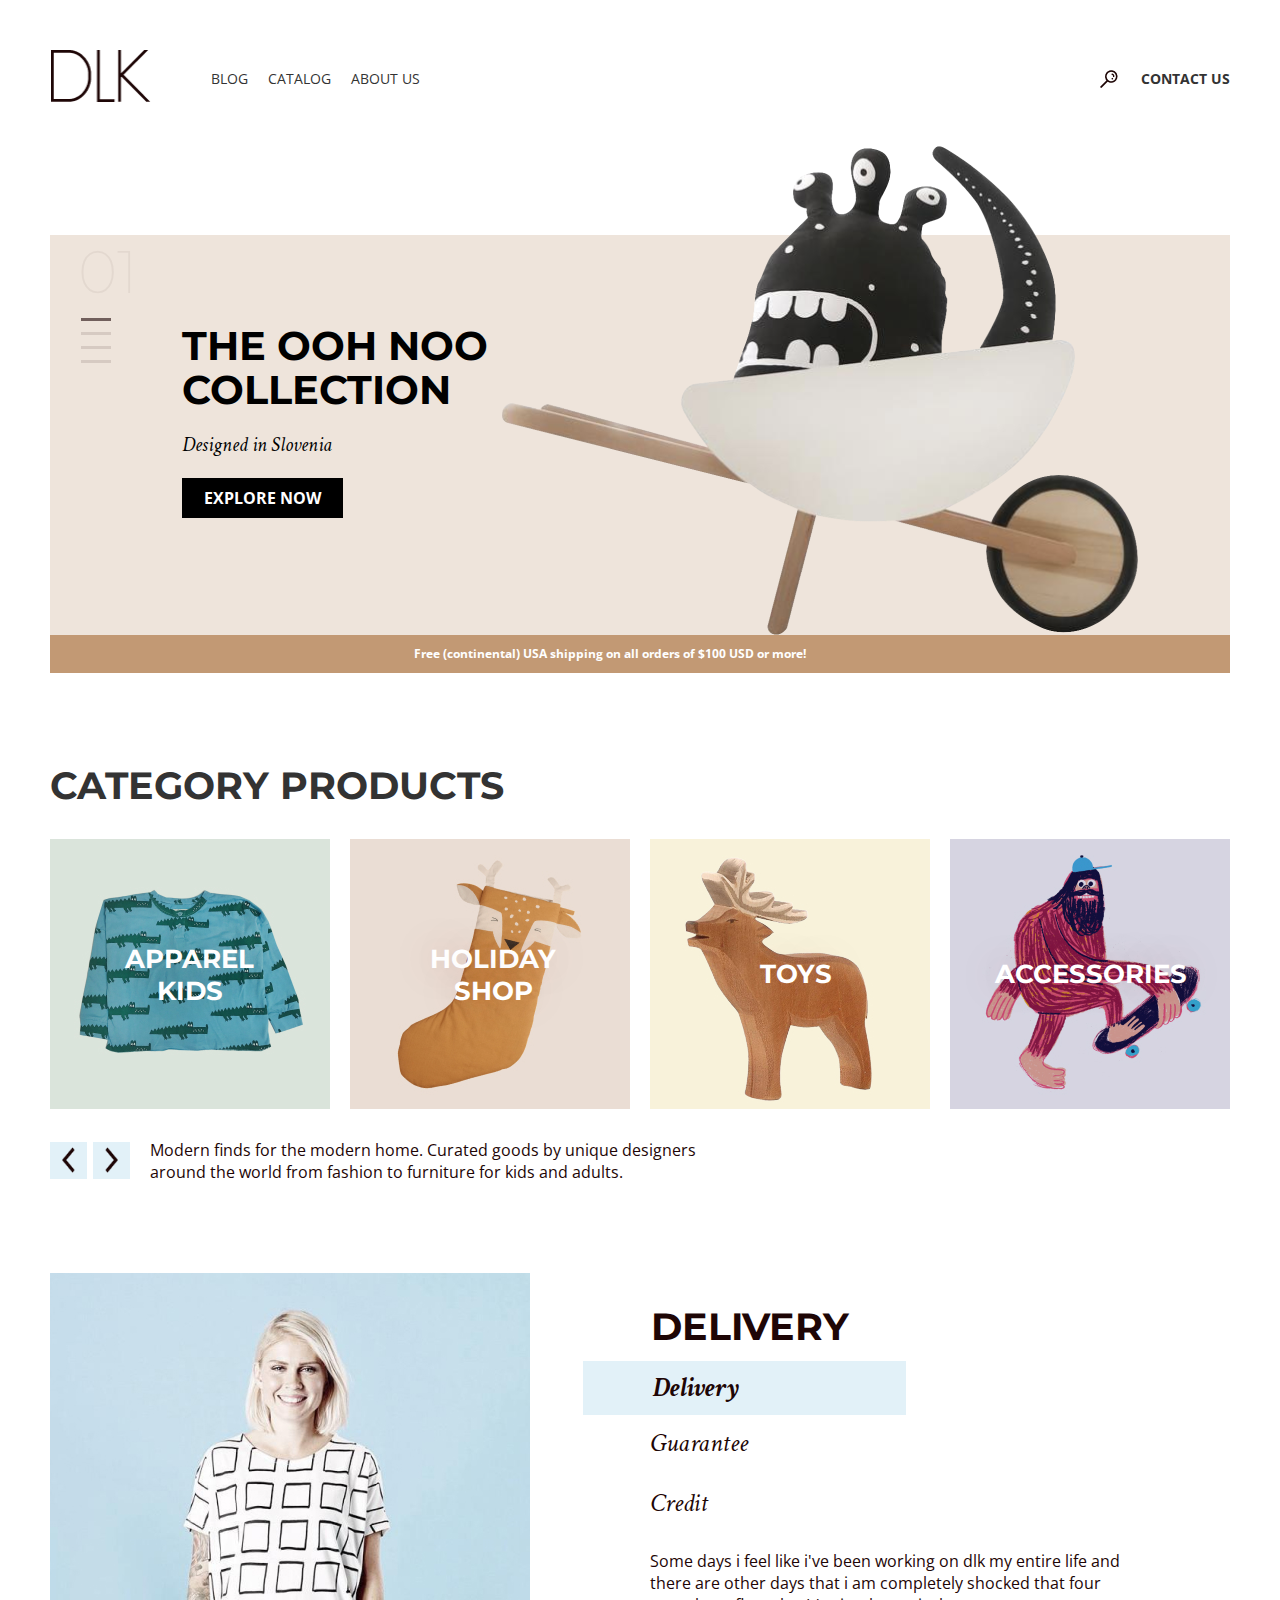
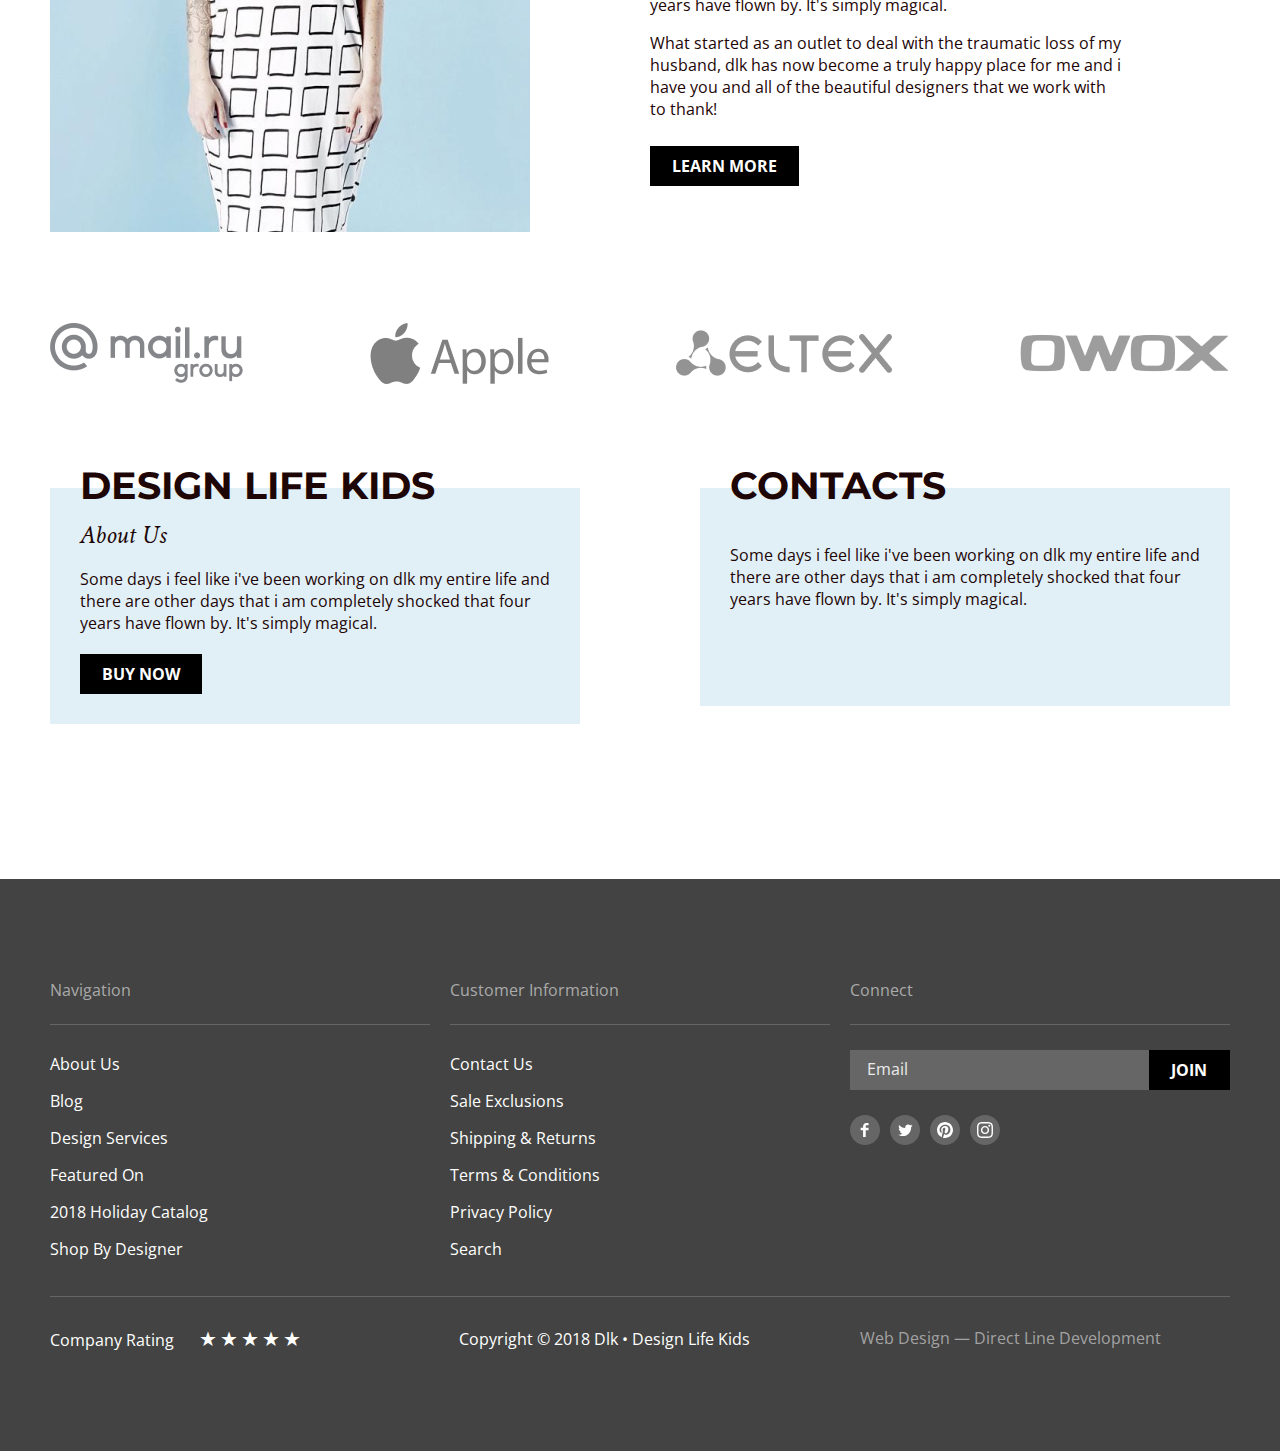
<file: index.html>
<!DOCTYPE html>
<html lang="en">
<head>
    <meta charset="UTF-8">
    <meta http-equiv="X-UA-Compatible" content="IE=edge">
    <meta name="viewport" content="width=device-width, initial-scale=1.0">
    <link href="./css/common.css" rel="stylesheet" type="text/css">
    <link href="./css/normalize.css" rel="stylesheet" type="text/css">
    <link rel="preconnect" href="https://fonts.googleapis.com">
    <link rel="preconnect" href="https://fonts.gstatic.com" crossorigin>
    <link href="https://fonts.googleapis.com/css2?family=Crimson+Text:ital,wght@0,400;0,700;1,400;1,700&family=Montserrat:wght@400;700&family=Open+Sans:wght@400;700&display=swap" rel="stylesheet">
    <link href="./css/style.css" rel="stylesheet" type="text/css">
    <title>Main</title>
</head>
<body>
    <header class="container header">
        <a href="index.html">
            <img src="./image/logo.png" alt="logo" width="101" height="52" class="logo">
        </a>
        <ul class="header_list">
            <li class="header_list-item"><a href="blog.html">BLOG</a></li>
            <li class="header_list-item"><a href="catalog.html">CATALOG</a></li>
            <li class="header_list-item"><a href="#">ABOUT US</a></li>
        </ul>
        <ul class="header_contact">
            <li class="header_contact-item header_contact-search"><a href="#"><img src="./image/lupa.png" alt="search" width="18" height="18" class="search"></a></li>
            <li class="header_contact-item"><a href="contact.html">CONTACT US</a></li>
        </ul>
    </header>
    <main>
        
        <section class="container banner">
            <div class="container banner_wrap">
                <div class="banner_wr">
                    <span>01</span>
                    <ul class="handle">
                        <li class="handle_item"></li>
                        <li class="handle_item-another"></li>
                        <li class="handle_item-another"></li>
                        <li class="handle_item-another"></li>
                    </ul>
                </div>
                <div class="banner_content">
                    <h1 class="title">THE OOH NOO<br> COLLECTION</h1>
                    <h3 class="sub_title">Designed in Slovenia</h3>
                    <button type="button" class="btn explore_now" >EXPLORE NOW</button>
                    <img src="./image/banner.png" alt="monstr" class="monstr">
        
                </div>

            </div>
            <div class="container sub_banner">
                <div class="sub_banner_wrap">
                    <span>Free (continental) USA shipping on all orders of $100 USD or more!</span>
                </div>
            </div>
        </section>
        <section class="container">
            <h2 class="products_title"><a href="catalog.html">Category Products</a></h2>
            <ul class="product_list">
                <li class="product_list-item1">
                    <a href="#" class="first-img"><img src="./image/apparelkids.jpg" alt="apparel kids" class="apparelkids" width="280" height="270"></a>
                    <a href="#" class="title-first">APPAREL<br> KIDS</a>
                </li>
                <li class="product_list-item2">
                    <a href="#" class="second-img"><img src="./image/sock.jpg" alt="holidayshop" class="holiday_shop" width="280" height="270"></a>
                    <a href="#" class="title-second">HOLIDAY<br>SHOP</a>
                </li>
                <li class="product_list-item3">
                    <a href="toys.html" class="third-img"><img src="./image/toys.jpg" alt="toys" class="toys" width="280" height="270"></a>
                    <a href="toys.html" class="title-third">TOYS</a>
                </li>
                <li class="product_list-item4">
                    <a href="#" class="fourth-img"><img src="./image/accessories.jpg" alt="accessories" class="accessories" width="280" height="270"></a>
                    <a href="#" class="title-fourth">ACCESSORIES</a>
                </li>
            </ul>
        </section>
        <div class="container">
            <div class="product_subtitle">
                <ul class="ps_inf">
                    <li class="vector-left">
                        <button class="vector-left-btn">
                        <img src="./image/left.png" alt="vector_left" class="recl" width="13" height="26">
                        </button>
                    </li>
                    <li>
                        <button class="vector-right-btn">
                            <img src="./image/righ.png" alt="vector_right" class="recr" width="13" height="26">
                            </button>
                    </li>
                    <li class="modern_finds">
                        <span>Modern finds for the modern home. Curated goods by unique designers around the world from fashion to furniture for kids and adults.</span>
                    </li>
                    
                </ul>
                </div>
            </div>
        <section class="container">
            
            <div class="more_inf-bout">
                <img src="./image/delivery.jpg" alt="wemen" width="480" height="559">
                
                <ul class="bout-text">
                    <li class="first-el-bout"> 
                        <h2>Delivery</h2>
                        
                    </li>
                    <li class="second-el-bout">
                        <h3>Delivery</h3>
            
                    </li>
                    <li class="third-el-bout">
                        <h3>Guarantee</h3>
                    </li>
                    <li class="fourth-el-bout">
                        <h3>Credit</h3>
                    </li>
                    <li class="first-par">
                        <p>Some days i feel like i've been working on dlk my entire life and<br>there are other days that i am completely shocked that four<br> years have flown by. It's simply magical.</p>
                    </li>
                    <li class="second-par">
                        <p>What started as an outlet to deal  with the traumatic loss of my<br>husband, dlk has now become a truly happy place for me and i<br>have you and all of the beautiful designers that we work with<br> to thank!</p>
                    </li>
                    <li>
                        <button class="btn learn_more">LEARN MORE</button>
                    </li>
                </ul>
            </div>
        </section>
        <div class="container">
            <ul class="logos">
                <li><a href="#"><img src="./image/mail.png" alt="mail"></a></li>
                <li><a href="#"><img src="./image/apple.png" alt="apple"></a></li>
                <li><a href="#"><img src="./image/eltex.png" alt="elex"></a></li>
                <li><a href="#"><img src="./image/owox.png" alt="owox"></a></li>
            </ul>
        </div>
        <section class="container groups">
            <div class="designl">
            <ul class="designl-items">
                <li class="dl-item1">
                    <h2>Design Life Kids</h2>
                </li>
                <li class="dl-item2">
                    <h3>About Us</h3>
                </li>
                <li class="dl-item3">
                    <p>Some days i feel like i've been working on dlk my entire life and<br> there are other days that i am completely shocked that four<br> years have flown by. It's simply magical. </p>
                </li>
                <li>
                    <button class="btn buy_now">BUY NOW</button>
                </li>
            </ul>
            </div>
            <div>
                <ul class="designl-items2">
                    <li class="dl-item1 itz1">
                        <h2>Contacts</h2>
                    </li>
                    <li class="dl-item3 itz2">
                        <p>Some days i feel like i've been working on dlk my entire life and<br> there are other days that i am completely shocked that four<br> years have flown by. It's simply magical. </p>
                    </li>
                    <li>
                        <iframe src="https://yandex.ru/maps/-/CCUr7FdPLA" width="483" height="196" style="border:0;" allowfullscreen="" loading="lazy" referrerpolicy="no-referrer-when-downgrade"></iframe>
                    </li>
                </ul>
            </div>
        </section>
    </main>

    <footer>
        <div class="container">
            <div class="row">
                <div class="first-column">
                  <h4>Navigation</h4>
                  <hr>
                  <ul class="list-unstyled1">
                    <li class="itemlist1"><a href="#">About Us</a></li>
                    <li class="itemlist1"><a href="blog.html">Blog</a></li>
                    <li class="itemlist1"><a href="#">Design Services</a></li>
                    <li class="itemlist1"><a href="#">Featured On</a></li>
                    <li class="itemlist1"><a href="#">2018 Holiday Catalog</a></li>
                    <li class="last1"><a href="#">Shop By Designer</a></li>
                  </ul>
                </div>
                <div class="second-column">
                  <h4>Customer Information</h4>
                  <hr>
                  <ul class="list-unstyled2">
                    <li class="itemlist2"><a href="contact.html">Contact Us</a></li>
                    <li class="itemlist2"><a href="#">Sale Exclusions</a></li>
                    <li class="itemlist2"><a href="#">Shipping & Returns</a></li>
                    <li class="itemlist2"><a href="#">Terms & Conditions</a></li>
                    <li class="itemlist2"><a href="#">Privacy Policy</a></li>
                    <li class="last2"><a href="#">Search</a></li>
                  </ul>
                </div>
                <div class="third-column">
                  <h4>Connect</h4>
                  <hr>
                  <ul>
                    <li class="email-item">
                      <input type="email" class="form-control"  placeholder="Email">
                      <button class="btn last-btn" type="button"><span class="last-btn-join">JOIN</span></button>
                    </li>
                  </ul>
                  <ul class="list-unstyled3">
                    <li class="socialmediia">
                      <a href="https://www.facebook.com" class="img-facebook"><img src="./image/facebook.svg" alt="facebook"></a>
                    </li>
                    <li class="socialmediia">
                      <a href="https://www.twitter.com"><img src="./image/twitter.svg" alt="twitter"></a>
                    </li>
                    <li class="socialmediia">
                      <a href="https://ru.pinterest.com"><img src="./image/pinterest.svg" alt="pinterest"></a>
                    </li>
                    <li class="socialmediia">
                      <a href="https://www.instagram.com"><img src="./image/instagram.svg" alt="instagram"></a>
                    </li>
                  </ul>
                </div>
            </div>
            <div class="footer-of-footer">
              <hr>
              <ul class="rating" data-total-value="0">
                <li class="rating__item" data-item-value="5">★</li>
                <li class="rating__item" data-item-value="4">★</li>
                <li class="rating__item" data-item-value="3">★</li>
                <li class="rating__item" data-item-value="2">★</li>
                <li class="rating__item" data-item-value="1">★</li>
                <li class="company-rating rating__item">Company Rating</li>
              </ul>
              <h4 class="copyright">Copyright © 2018 Dlk • Design Life Kids</h4>
              <h4 class="web-design"><a href="#">Web Design — Direct Line Development</a></h4>
            </div>
        </div>
    </footer>
    <div class="container main-inf-page">
        <div class="popup">
            <form class="popup-form">
                <div class="label-wrapper">
                    <label for="input-name">Name</label>
                    <input class="input-first-name" type="text" id="input-name" placeholder="Ivan Ivanov">
                </div>
                <div class="label-wrapper__for-two-sec">
                    <div class="wrapper-phone">
                        <label for="input-phone">Phone</label>
                        <input class="input-phone" type="tel" id="input-phone">
                    </div>
                    <div class="wrapper-email">
                        <label for="input-email">Email</label>
                        <input class="input-email" type="email" id="input-email">
                    </div>
                </div>
                <div class="label-wrapper-message">
                    <label>Message</label>
                    <textarea class="input-message"></textarea>
                </div>
                <div class="wrapper-consent">
                    <input type="checkbox" class="custom-checkbox" id="happy" name="happy" value="yes">
                    <label for="happy" class="consent-text">By clicking on the button, you consent to the processing of your personal data</label>
                </div>
                <div class="submit-end">
                <button disabled type="button" class="btn submit">Submit</button>
                </div>
            </form>
            <div class="popup-close"></div>
        </div>
    </div>
    <script src="./js/script.js"></script>
    <script src="./js/stars.js"></script>
</body>
</html>
</file>
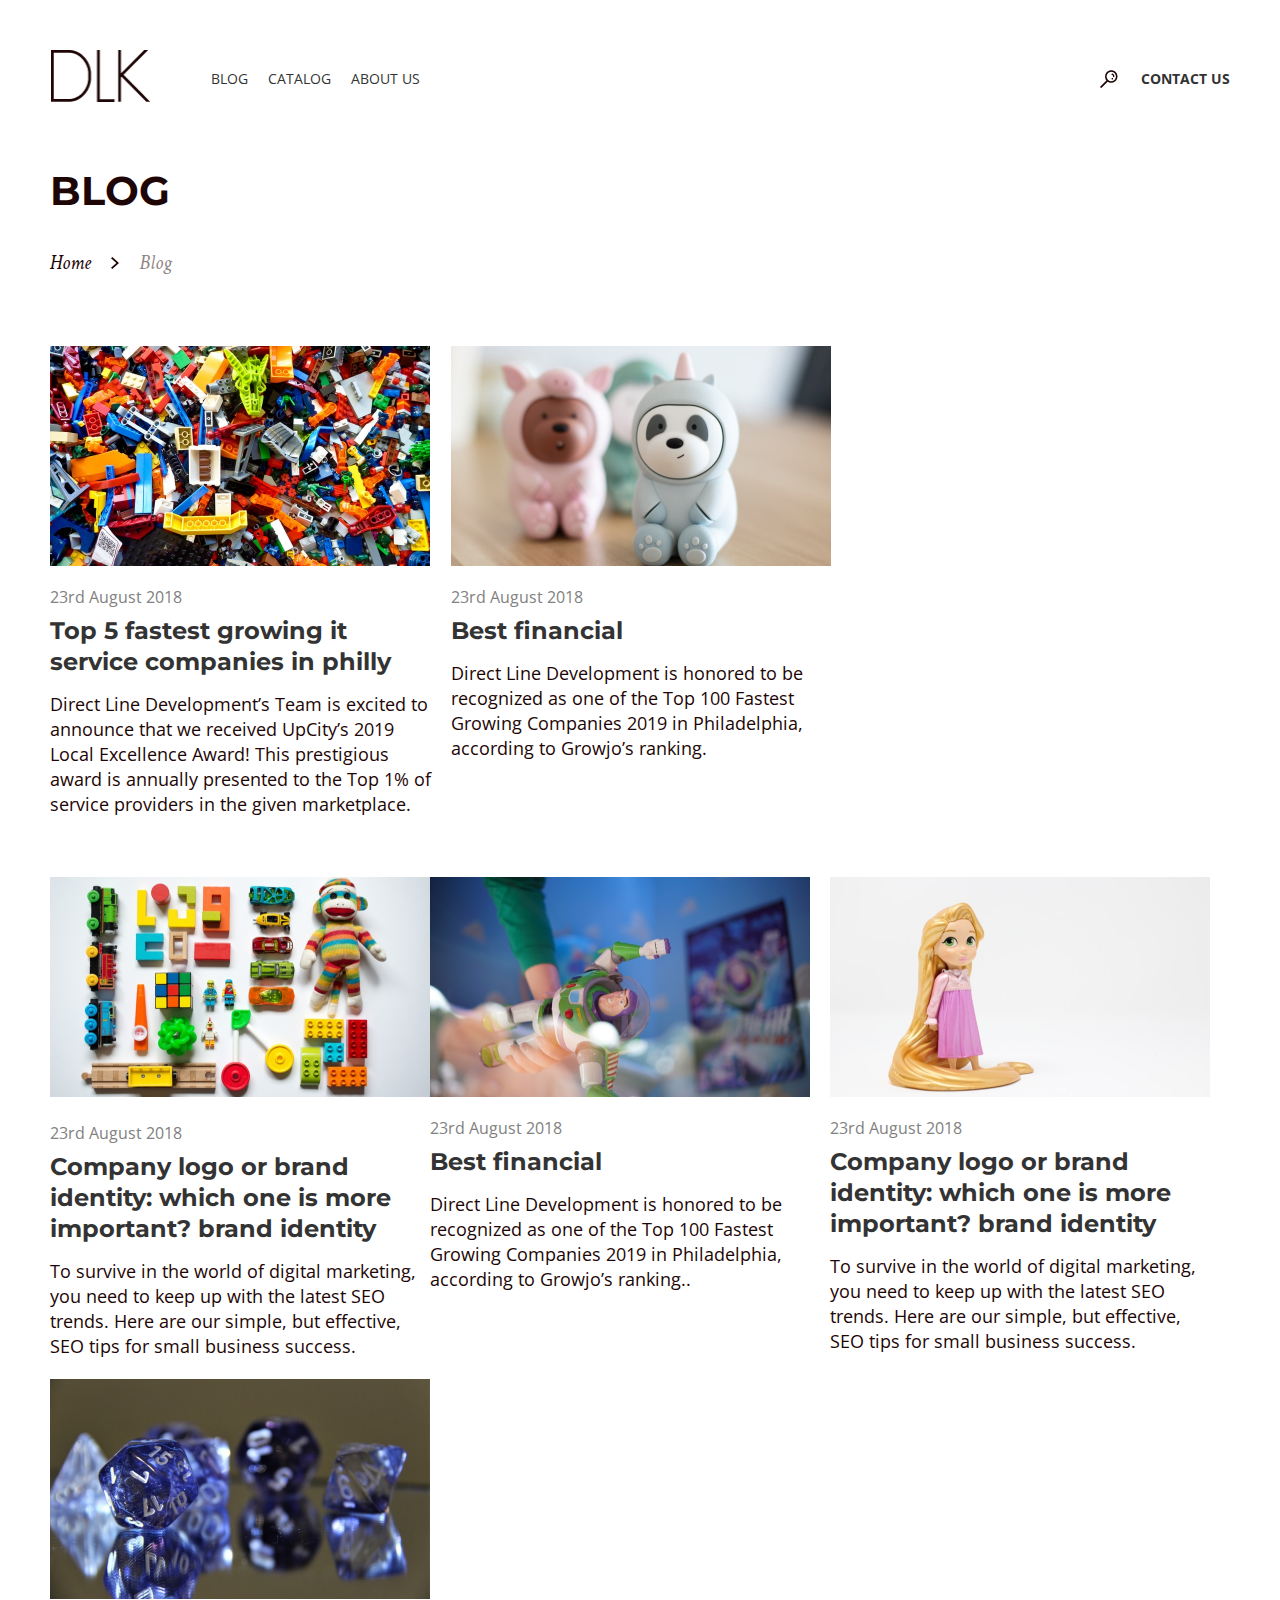
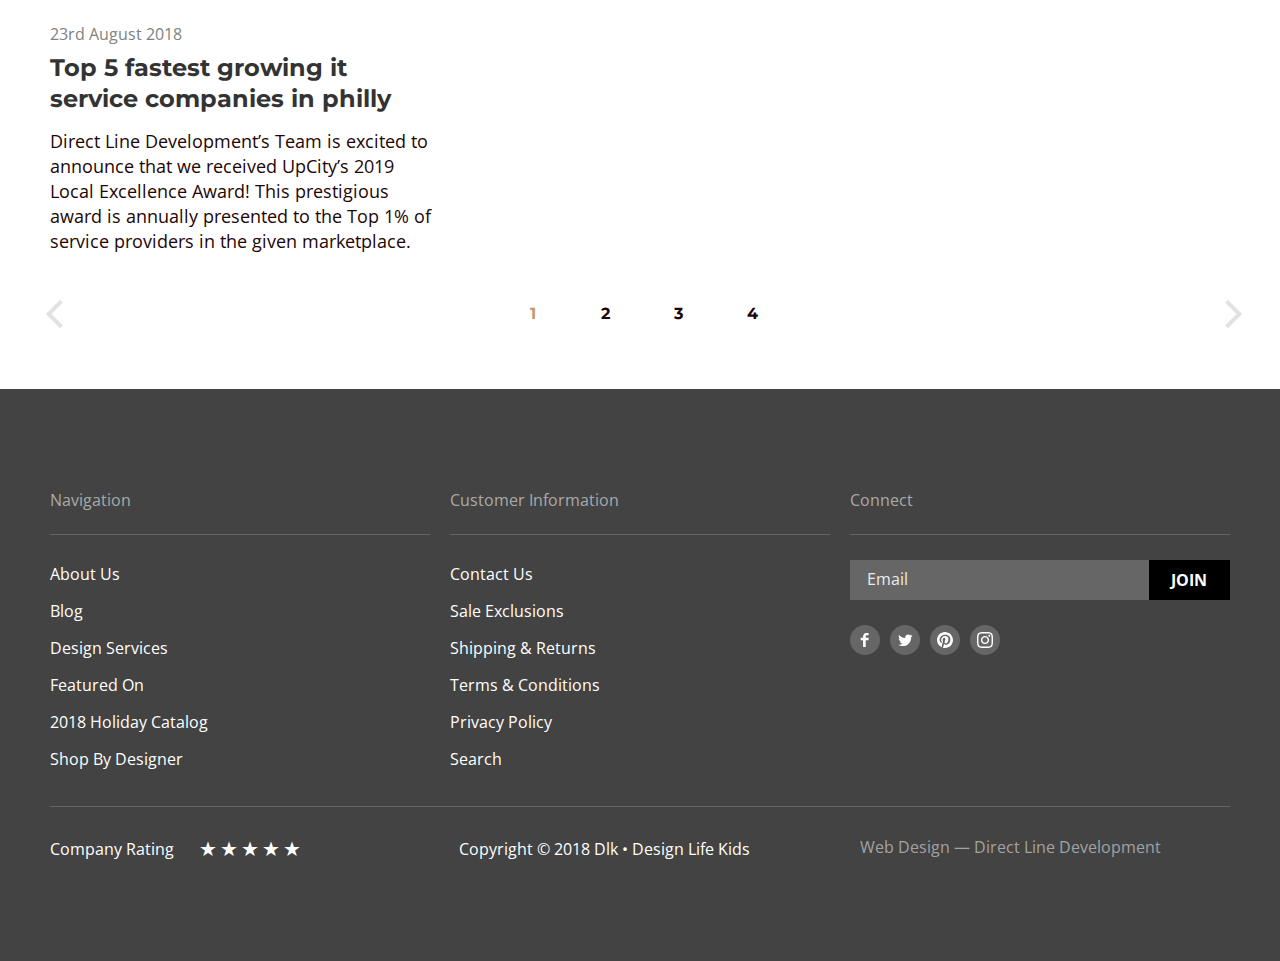
<file: blog.html>
<!DOCTYPE html>
<html lang="en">
<head>
    <meta charset="UTF-8">
    <meta http-equiv="X-UA-Compatible" content="IE=edge">
    <meta name="viewport" content="width=device-width, initial-scale=1.0">
    <link href="../css/common.css" rel="stylesheet" type="text/css">
    <link href="../css/normalize.css" rel="stylesheet" type="text/css">
    <link href="../css/blog.css" rel="stylesheet" type="text/css">
    <link rel="preconnect" href="https://fonts.googleapis.com">
    <link rel="preconnect" href="https://fonts.gstatic.com" crossorigin>
    <link href="https://fonts.googleapis.com/css2?family=Crimson+Text:ital,wght@0,400;0,700;1,400;1,700&family=Montserrat:wght@400;700&family=Open+Sans:wght@400;700&display=swap" rel="stylesheet">
    <title>Blog</title>
</head>
<body>
  <header class="container header">
    <a href="index.html">
        <img src="./image/logo.png" alt="logo" width="101" height="52" class="logo">
    </a>
    <ul class="header_list">
        <li class="header_list-item"><a href="blog.html">BLOG</a></li>
        <li class="header_list-item"><a href="catalog.html">CATALOG</a></li>
        <li class="header_list-item"><a href="#">ABOUT US</a></li>
    </ul>
    <ul class="header_contact">
        <li class="header_contact-item header_contact-search"><a href="#"><img src="./image/lupa.png" alt="search" width="18" height="18" class="search"></a></li>
        <li class="header_contact-item"><a href="contact.html">CONTACT US</a></li>
    </ul>
</header>
    <main>
        <div class="container blog">
            <h1>Blog</h1>
        </div>
        <div class="container">
            <ul class="breadcrumps">
                <li class="breadcrumps__item"><a href="index.html"><p class="breadcrumps__item-text breadcrumps__item-home">Home</p></a></li>
                
                <li class="breadcrumps__item"><a href="blog.html"><p class="breadcrumps__item-text breadcrumps__item-blog">Blog</p></a></li>
            </ul>
        </div>
        <section class="container blog__content">
            <ul class="blogs__items">
                <li class="blog__item1 blog__item">
                    <img src="../image/lego.jpg" alt="lego" width="380" height="220">
                    <p class="blog__item__number">23rd August 2018 </p>
                    <h4><a href="#">Top 5 fastest growing it<br> service companies in philly</a></h4>
                    <p class="blog__item__inftext">Direct Line Development’s Team is excited to<br> announce that we received UpCity’s 2019<br> Local Excellence Award! This prestigious<br> award is annually presented to the Top 1% of<br> service providers in the given marketplace.</p>
                </li>
                <li class="blog__item">
                    <img src="../image/bestfinancial.jpg" alt="soft-toys" width="380" height="220">
                    <p class="blog__item__number">23rd August 2018</p>
                    <h4><a href="#">Best financial</a></h4>
                    <p class="blog__item__inftext">Direct Line Development is honored to be<br> recognized as one of the Top 100 Fastest<br> Growing Companies 2019 in Philadelphia,<br> according to Growjo’s ranking.</p>
                </li>
                <li class="blog__item3">
                    <img src="../image/companylogo.jpg" alt="lego-toys" width="380" height="220">
                    <p class="blog__item__number">23rd August 2018</p>
                    <h4><a href="#">Company logo or brand<br> identity: which one is more<br> important? brand identity</a></h4>
                    <p class="blog__item__inftext">To survive in the world of digital marketing,<br> you need to keep up with the latest SEO<br> trends. Here are our simple, but effective,<br> SEO tips for small business success.</p>
                </li>
                <li class="blog__item">
                    <img src="../image/bestfinancial2.jpg" alt="bass" width="380" height="220">
                    <p class="blog__item__number">23rd August 2018</p>
                    <h4><a href="#">Best financial</a></h4>
                    <p class="blog__item__inftext">Direct Line Development is honored to be<br> recognized as one of the Top 100 Fastest<br> Growing Companies 2019 in Philadelphia,<br> according to Growjo’s ranking..</p>
                </li>
                <li class="blog__item">
                    <img src="../image/companylogo2.jpg" alt="princess" width="380" height="220">
                    <p class="blog__item__number">23rd August 2018</p>
                    <h4><a href="#">Company logo or brand<br> identity: which one is more<br> important? brand identity</a></h4>
                    <p class="blog__item__inftext">To survive in the world of digital marketing,<br> you need to keep up with the latest SEO<br> trends. Here are our simple, but effective,<br> SEO tips for small business success.</p>
                </li>
                <li class="blog__item3">
                    <img src="../image/cubes.jpg" alt="diamonds" width="380" height="220">
                    <p class="blog__item__number">23rd August 2018 </p>
                    <h4><a href="#">Top 5 fastest growing it<br> service companies in philly</a></h4>
                    <p class="blog__item__inftext">Direct Line Development’s Team is excited to<br> announce that we received UpCity’s 2019<br> Local Excellence Award! This prestigious<br> award is annually presented to the Top 1% of<br> service providers in the given marketplace.</p>
                </li>
            </ul>
        </section>
        <div class="container pages__nam">
            <a href="../pages/toys.html"><i class="left"></i></a>
            <ul class="four__pages">
                <li class="first__page"><a href="index.html" class="first__page__hint">1</a></li>
                <li class="second__page"><a href="catalog.html">2</a></li>
                <li class="third__page"><a href="toys.html">3</a></li>
                <li class="fourth__page"><a href="blog.html">4</a></li>
            </ul>
            <a href="../pages/Contact_us.html"><i class="right"></i></a>
        </div>
    </main>
    <footer>
      <div class="container">
          <div class="row">
              <div class="first-column">
                <h4>Navigation</h4>
                <hr>
                <ul class="list-unstyled1">
                  <li class="itemlist1"><a href="#">About Us</a></li>
                  <li class="itemlist1"><a href="blog.html">Blog</a></li>
                  <li class="itemlist1"><a href="#">Design Services</a></li>
                  <li class="itemlist1"><a href="#">Featured On</a></li>
                  <li class="itemlist1"><a href="#">2018 Holiday Catalog</a></li>
                  <li class="last1"><a href="#">Shop By Designer</a></li>
                </ul>
              </div>
              <div class="second-column">
                <h4>Customer Information</h4>
                <hr>
                <ul class="list-unstyled2">
                  <li class="itemlist2"><a href="contact.html">Contact Us</a></li>
                  <li class="itemlist2"><a href="#">Sale Exclusions</a></li>
                  <li class="itemlist2"><a href="#">Shipping & Returns</a></li>
                  <li class="itemlist2"><a href="#">Terms & Conditions</a></li>
                  <li class="itemlist2"><a href="#">Privacy Policy</a></li>
                  <li class="last2"><a href="#">Search</a></li>
                </ul>
              </div>
              <div class="third-column">
                <h4>Connect</h4>
                <hr>
                <ul>
                  <li class="email-item">
                    <input type="email" class="form-control"  placeholder="Email">
                    <button class="btn last-btn" type="button"><span class="last-btn-join">JOIN</span></button>
                  </li>
                </ul>
                <ul class="list-unstyled3">
                  <li class="socialmediia">
                    <a href="https://www.facebook.com" class="img-facebook"><img src="./image/facebook.svg" alt="facebook"></a>
                  </li>
                  <li class="socialmediia">
                    <a href="https://www.twitter.com"><img src="./image/twitter.svg" alt="twitter"></a>
                  </li>
                  <li class="socialmediia">
                    <a href="https://ru.pinterest.com"><img src="./image/pinterest.svg" alt="pinterest"></a>
                  </li>
                  <li class="socialmediia">
                    <a href="https://www.instagram.com"><img src="./image/instagram.svg" alt="instagram"></a>
                  </li>
                </ul>
              </div>
          </div>
          <div class="footer-of-footer">
            <hr>
            <ul class="rating" data-total-value="0">
              <li class="rating__item" data-item-value="5">★</li>
              <li class="rating__item" data-item-value="4">★</li>
              <li class="rating__item" data-item-value="3">★</li>
              <li class="rating__item" data-item-value="2">★</li>
              <li class="rating__item" data-item-value="1">★</li>
              <li class="company-rating rating__item">Company Rating</li>
            </ul>
            <h4 class="copyright">Copyright © 2018 Dlk • Design Life Kids</h4>
            <h4 class="web-design"><a href="#">Web Design — Direct Line Development</a></h4>
          </div>
      </div>
  </footer>
    <script src="../js/script.js"></script>
    <script src="../js/stars.js"></script>
</body>
</html>
</file>
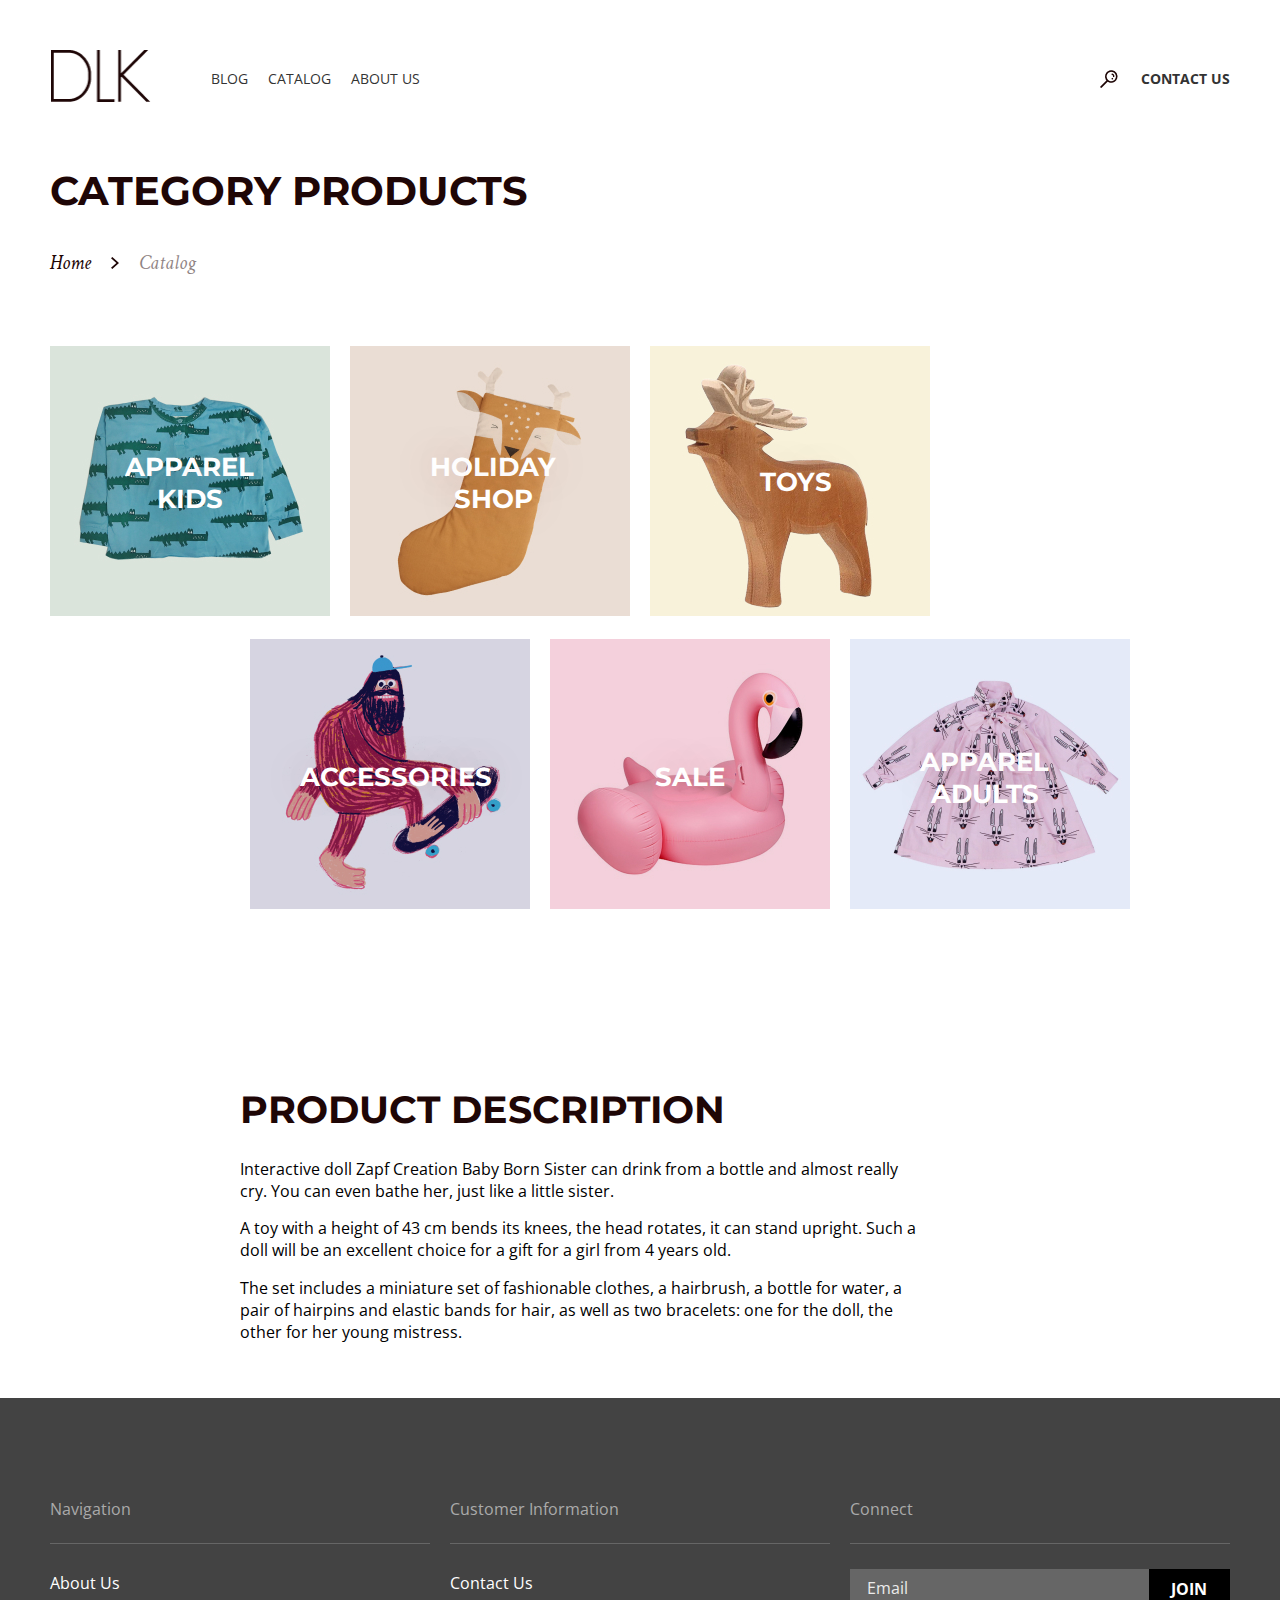
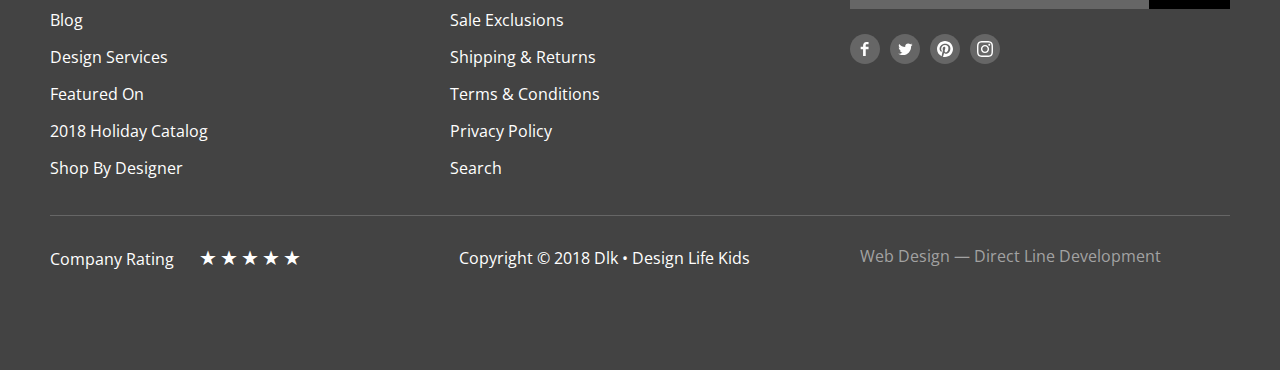
<file: catalog.html>
<!DOCTYPE html>
<html lang="en">
<head>
    <meta charset="UTF-8">
    <meta http-equiv="X-UA-Compatible" content="IE=edge">
    <meta name="viewport" content="width=device-width, initial-scale=1.0">
    <link href="../css/common.css" rel="stylesheet" type="text/css">
    <link href="../css/normalize.css" rel="stylesheet" type="text/css">
    <link href="../css/catalog.css" rel="stylesheet" type="text/css">
    <link rel="preconnect" href="https://fonts.googleapis.com">
    <link rel="preconnect" href="https://fonts.gstatic.com" crossorigin>
    <link href="https://fonts.googleapis.com/css2?family=Crimson+Text:ital,wght@0,400;0,700;1,400;1,700&family=Montserrat:wght@400;700&family=Open+Sans:wght@400;700&display=swap" rel="stylesheet">
    
    <title>Catalog</title>
</head>
<body>
  <header class="container header">
    <a href="index.html">
        <img src="./image/logo.png" alt="logo" width="101" height="52" class="logo">
    </a>
    <ul class="header_list">
        <li class="header_list-item"><a href="blog.html">BLOG</a></li>
        <li class="header_list-item"><a href="catalog.html">CATALOG</a></li>
        <li class="header_list-item"><a href="#">ABOUT US</a></li>
    </ul>
    <ul class="header_contact">
        <li class="header_contact-item header_contact-search"><a href="#"><img src="./image/lupa.png" alt="search" width="18" height="18" class="search"></a></li>
        <li class="header_contact-item"><a href="contact.html">CONTACT US</a></li>
    </ul>
</header>
    <main>
        <div class="container category__products">
            <h1>Category Products</h1>
        </div>
        <div class="container">
            <ul class="breadcrumps">
                <li class="breadcrumps__item"><a href="index.html"><p class="breadcrumps__item-text breadcrumps__item-home">Home</p></a></li>
                <li class="breadcrumps__item"><a href="catalog.html"><p class="breadcrumps__item-text breadcrumps__item-catalog">Catalog</p></a></li>
            </ul>
        </div>
        <div class="container">
            <ul class="all__products">
                <li class="all__products-item1">
                    <a href="#" class="first-img"><img src="../image/apparelkids.jpg" alt="apparelkids" width="280" height="270"></a>
                    <a href="#" class="title-first">apparel<br>kids</a>
                </li>
                <li class="all__products-item2">
                    <a href="#" class="second-img"><img src="../image/sock.jpg" alt="holidayshop" width="280" height="270"></a>
                    <a href="#" class="title-second">holiday<br>shop</a>
                </li>
                <li class="all__products-item3">
                    <a href="toys.html" class="third-img"><img src="../image/toys.jpg" alt="toys" width="280" height="270"></a>
                    <a href="toys.html" class="title-third">toys</a>
                </li>
                <li class="all__products-item4">
                    <a href="#" class="fourth-img"><img src="../image/accessories.jpg" alt="accessories" width="280" height="270"></a>
                    <a href="#" class="title-fourth">accessories</a>
                </li>
                <li class="all__products-item5">
                  <a href="#" class="fifth-img"><img src="../image/dof.jpg" alt="sale" width="280" height="270"></a>
                  <a href="#" class="title-fifth">sale</a>
              </li>
              <li class="all__products-item6">
                <a href="#" class="sixth-img"><img src="../image/appareladults.jpg" alt="appareladults" width="280" height="270"></a>
                <a href="#" class="title-sixth">apparel<br>adults</a>
            </li>
            </ul>
          </div>
        <section class="container product__description">
          <h4>Product Description</h4>
          <p class="product__description__firstp">Interactive doll Zapf Creation Baby Born Sister can drink from a bottle and almost really<br> cry. You can even bathe her, just like a little sister.</p>
		  <p class="product__description__secondp">A toy with a height of 43 cm bends its knees, the head rotates, it can stand upright. Such a<br> doll will be an excellent choice for a gift for a girl from 4 years old.</p>
		  <p class="product__description__thirdp">The set includes a miniature set of fashionable clothes, a hairbrush, a bottle for water, a<br> pair of hairpins and elastic bands for hair, as well as two bracelets: one for the doll, the<br> other for her young mistress.</p>
        </section>
    </main>
    <footer>
      <div class="container">
          <div class="row">
              <div class="first-column">
                <h4>Navigation</h4>
                <hr>
                <ul class="list-unstyled1">
                  <li class="itemlist1"><a href="#">About Us</a></li>
                  <li class="itemlist1"><a href="blog.html">Blog</a></li>
                  <li class="itemlist1"><a href="#">Design Services</a></li>
                  <li class="itemlist1"><a href="#">Featured On</a></li>
                  <li class="itemlist1"><a href="#">2018 Holiday Catalog</a></li>
                  <li class="last1"><a href="#">Shop By Designer</a></li>
                </ul>
              </div>
              <div class="second-column">
                <h4>Customer Information</h4>
                <hr>
                <ul class="list-unstyled2">
                  <li class="itemlist2"><a href="contact.html">Contact Us</a></li>
                  <li class="itemlist2"><a href="#">Sale Exclusions</a></li>
                  <li class="itemlist2"><a href="#">Shipping & Returns</a></li>
                  <li class="itemlist2"><a href="#">Terms & Conditions</a></li>
                  <li class="itemlist2"><a href="#">Privacy Policy</a></li>
                  <li class="last2"><a href="#">Search</a></li>
                </ul>
              </div>
              <div class="third-column">
                <h4>Connect</h4>
                <hr>
                <ul>
                  <li class="email-item">
                    <input type="email" class="form-control"  placeholder="Email">
                    <button class="btn last-btn" type="button"><span class="last-btn-join">JOIN</span></button>
                  </li>
                </ul>
                <ul class="list-unstyled3">
                  <li class="socialmediia">
                    <a href="https://www.facebook.com" class="img-facebook"><img src="./image/facebook.svg" alt="facebook"></a>
                  </li>
                  <li class="socialmediia">
                    <a href="https://www.twitter.com"><img src="./image/twitter.svg" alt="twitter"></a>
                  </li>
                  <li class="socialmediia">
                    <a href="https://ru.pinterest.com"><img src="./image/pinterest.svg" alt="pinterest"></a>
                  </li>
                  <li class="socialmediia">
                    <a href="https://www.instagram.com"><img src="./image/instagram.svg" alt="instagram"></a>
                  </li>
                </ul>
              </div>
          </div>
          <div class="footer-of-footer">
            <hr>
            <ul class="rating" data-total-value="0">
              <li class="rating__item" data-item-value="5">★</li>
              <li class="rating__item" data-item-value="4">★</li>
              <li class="rating__item" data-item-value="3">★</li>
              <li class="rating__item" data-item-value="2">★</li>
              <li class="rating__item" data-item-value="1">★</li>
              <li class="company-rating rating__item">Company Rating</li>
            </ul>
            <h4 class="copyright">Copyright © 2018 Dlk • Design Life Kids</h4>
            <h4 class="web-design"><a href="#">Web Design — Direct Line Development</a></h4>
          </div>
      </div>
  </footer>
    <script src="../js/script.js"></script>
    <script src="../js/stars.js"></script>
</body>
</html>
</file>
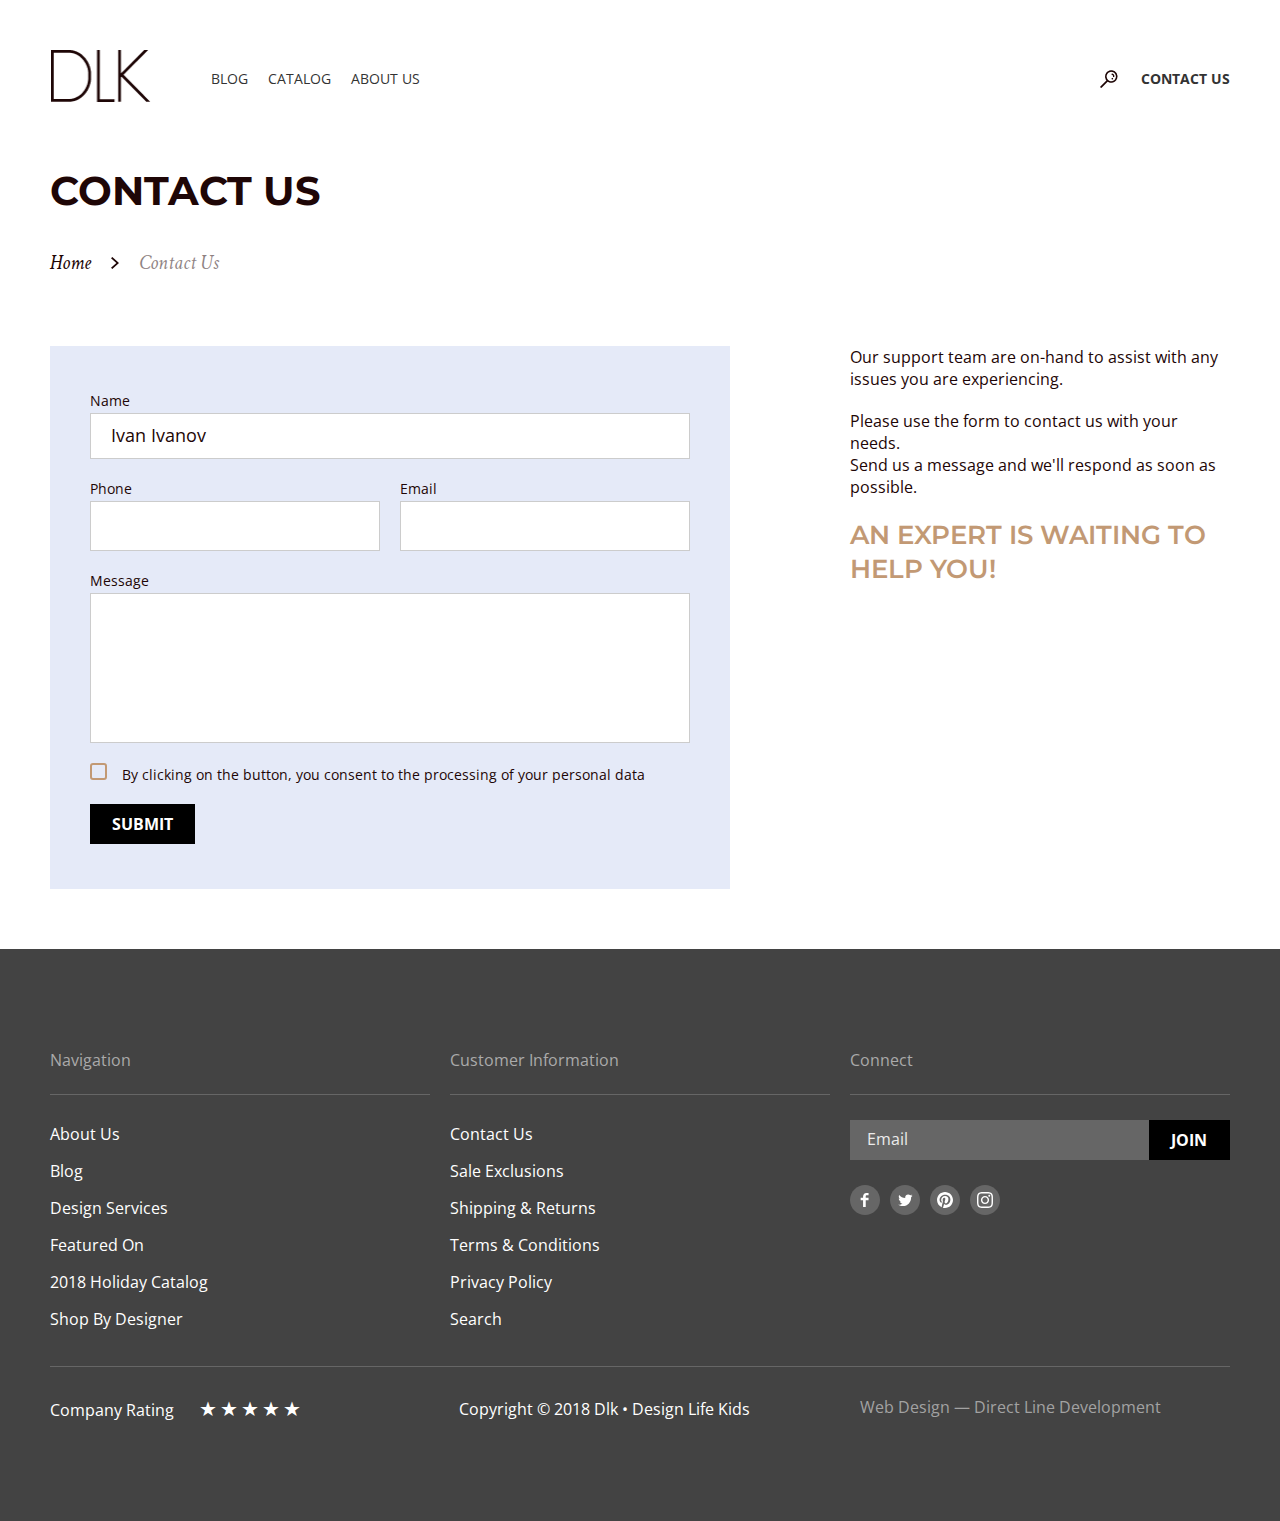
<file: contact.html>
<!DOCTYPE html>
<html lang="en">
<head>
    <meta charset="UTF-8">
    <meta http-equiv="X-UA-Compatible" content="IE=edge">
    <meta name="viewport" content="width=device-width, initial-scale=1.0">
    <link href="../css/common.css" rel="stylesheet" type="text/css">
    <link href="../css/normalize.css" rel="stylesheet" type="text/css">
    <link href="../css/contact.css" rel="stylesheet" type="text/css">
    <link rel="preconnect" href="https://fonts.googleapis.com">
    <link rel="preconnect" href="https://fonts.gstatic.com" crossorigin>
    <link href="https://fonts.googleapis.com/css2?family=Crimson+Text:ital,wght@0,400;0,700;1,400;1,700&family=Montserrat:wght@400;700&family=Open+Sans:wght@400;700&display=swap" rel="stylesheet">
    <title>Contact Us</title>
</head>
<body>
  <header class="container header">
    <a href="index.html">
        <img src="./image/logo.png" alt="logo" width="101" height="52" class="logo">
    </a>
    <ul class="header_list">
        <li class="header_list-item"><a href="blog.html">BLOG</a></li>
        <li class="header_list-item"><a href="catalog.html">CATALOG</a></li>
        <li class="header_list-item"><a href="#">ABOUT US</a></li>
    </ul>
    <ul class="header_contact">
        <li class="header_contact-item header_contact-search"><a href="#"><img src="./image/lupa.png" alt="search" width="18" height="18" class="search"></a></li>
        <li class="header_contact-item"><a href="contact.html">CONTACT US</a></li>
    </ul>
</header>
    <main>
        <div class="container category__products">
            <h1>Contact Us</h1>
        </div>
        <div class="container">
            <ul class="breadcrumps">
                <li class="breadcrumps__item"><a href="index.html"><p class="breadcrumps__item-text breadcrumps__item-home">Home</p></a></li>
                <li class="breadcrumps__item"><a href="contact.html"><p class="breadcrumps__item-text breadcrumps__item-catalog">Contact Us</p></a></li>
            </ul>
        </div>
        <div class="container main-inf-page">
            <div class="popup">
                <form class="popup-form">
                    <div class="label-wrapper">
                        <label for="input-name">Name</label>
                        <input class="input-first-name" type="text" id="input-name" placeholder="Ivan Ivanov">
                    </div>
                    <div class="label-wrapper__for-two-sec">
                        <div class="wrapper-phone">
                            <label for="input-phone">Phone</label>
                            <input class="input-phone" type="tel" id="input-phone">
                        </div>
                        <div class="wrapper-email">
                            <label for="input-email">Email</label>
                            <input class="input-email" type="email" id="input-email">
                        </div>
                    </div>
                    <div class="label-wrapper-message">
                        <label>Message</label>
                        <textarea class="input-message"></textarea>
                    </div>
                    <div class="wrapper-consent">
                        <input type="checkbox" class="custom-checkbox" id="happy" name="happy" value="yes">
                        <label for="happy" class="consent-text">By clicking on the button, you consent to the processing of your personal data</label>
                    </div>
                    <div class="submit-end">
                    <button type="button" class="btn submit">Submit</button>
                    </div>
                </form>
            </div>
            <div class="text-right-side">
                <p class="text-1">Our support team are on-hand to assist with any<br> issues you are experiencing.</p>
                <p class="text-2">Please use the form to contact us with your needs.<br> Send us a message and we'll respond as soon as<br> possible.</p>
                <p class="text-3">An expert is waiting to<br> help you!</p>
            </div>
        </div>
    </main>
    <footer>
      <div class="container">
          <div class="row">
              <div class="first-column">
                <h4>Navigation</h4>
                <hr>
                <ul class="list-unstyled1">
                  <li class="itemlist1"><a href="#">About Us</a></li>
                  <li class="itemlist1"><a href="blog.html">Blog</a></li>
                  <li class="itemlist1"><a href="#">Design Services</a></li>
                  <li class="itemlist1"><a href="#">Featured On</a></li>
                  <li class="itemlist1"><a href="#">2018 Holiday Catalog</a></li>
                  <li class="last1"><a href="#">Shop By Designer</a></li>
                </ul>
              </div>
              <div class="second-column">
                <h4>Customer Information</h4>
                <hr>
                <ul class="list-unstyled2">
                  <li class="itemlist2"><a href="contact.html">Contact Us</a></li>
                  <li class="itemlist2"><a href="#">Sale Exclusions</a></li>
                  <li class="itemlist2"><a href="#">Shipping & Returns</a></li>
                  <li class="itemlist2"><a href="#">Terms & Conditions</a></li>
                  <li class="itemlist2"><a href="#">Privacy Policy</a></li>
                  <li class="last2"><a href="#">Search</a></li>
                </ul>
              </div>
              <div class="third-column">
                <h4>Connect</h4>
                <hr>
                <ul>
                  <li class="email-item">
                    <input type="email" class="form-control"  placeholder="Email">
                    <button class="btn last-btn" type="button"><span class="last-btn-join">JOIN</span></button>
                  </li>
                </ul>
                <ul class="list-unstyled3">
                  <li class="socialmediia">
                    <a href="https://www.facebook.com" class="img-facebook"><img src="./image/facebook.svg" alt="facebook"></a>
                  </li>
                  <li class="socialmediia">
                    <a href="https://www.twitter.com"><img src="./image/twitter.svg" alt="twitter"></a>
                  </li>
                  <li class="socialmediia">
                    <a href="https://ru.pinterest.com"><img src="./image/pinterest.svg" alt="pinterest"></a>
                  </li>
                  <li class="socialmediia">
                    <a href="https://www.instagram.com"><img src="./image/instagram.svg" alt="instagram"></a>
                  </li>
                </ul>
              </div>
          </div>
          <div class="footer-of-footer">
            <hr>
            <ul class="rating" data-total-value="0">
              <li class="rating__item" data-item-value="5">★</li>
              <li class="rating__item" data-item-value="4">★</li>
              <li class="rating__item" data-item-value="3">★</li>
              <li class="rating__item" data-item-value="2">★</li>
              <li class="rating__item" data-item-value="1">★</li>
              <li class="company-rating rating__item">Company Rating</li>
            </ul>
            <h4 class="copyright">Copyright © 2018 Dlk • Design Life Kids</h4>
            <h4 class="web-design"><a href="#">Web Design — Direct Line Development</a></h4>
          </div>
      </div>
  </footer>
    <script src="../js/script.js"></script>
    <script src="../js/stars.js"></script>
</body>
</html>
</file>
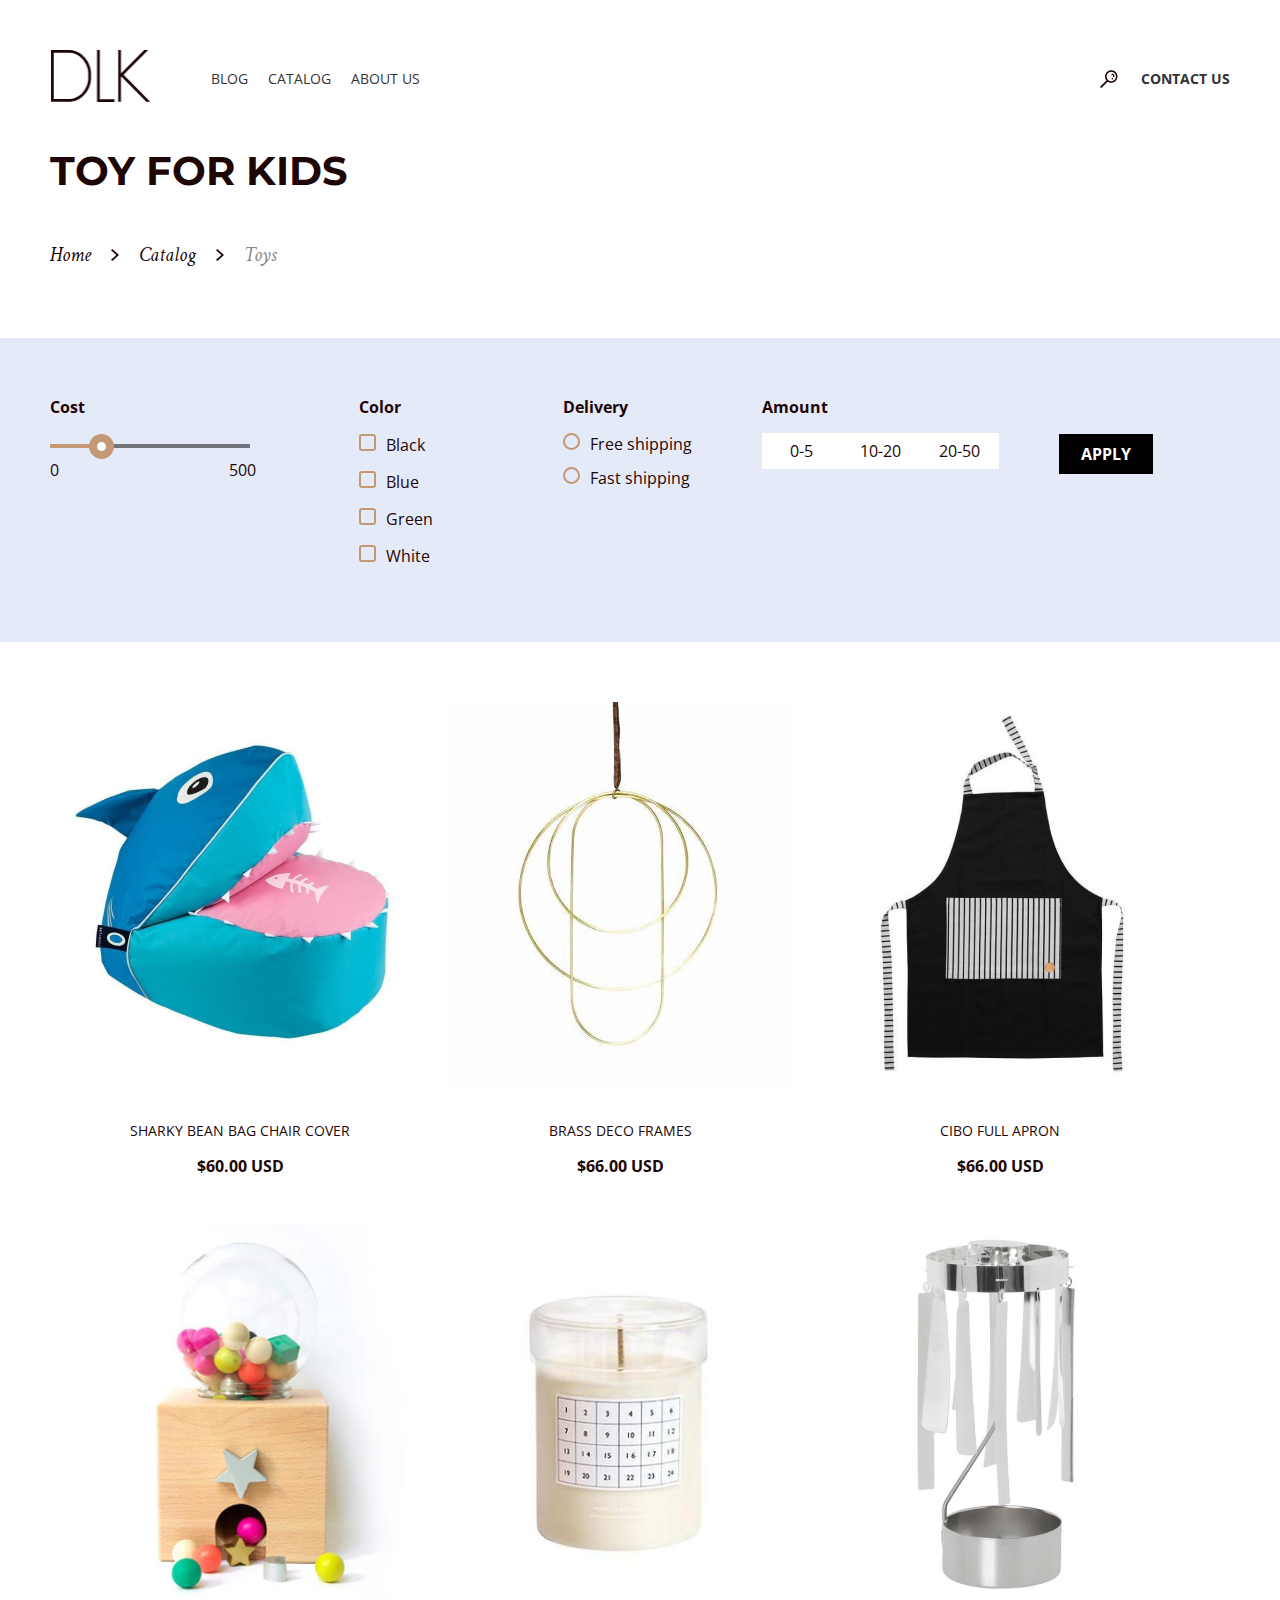
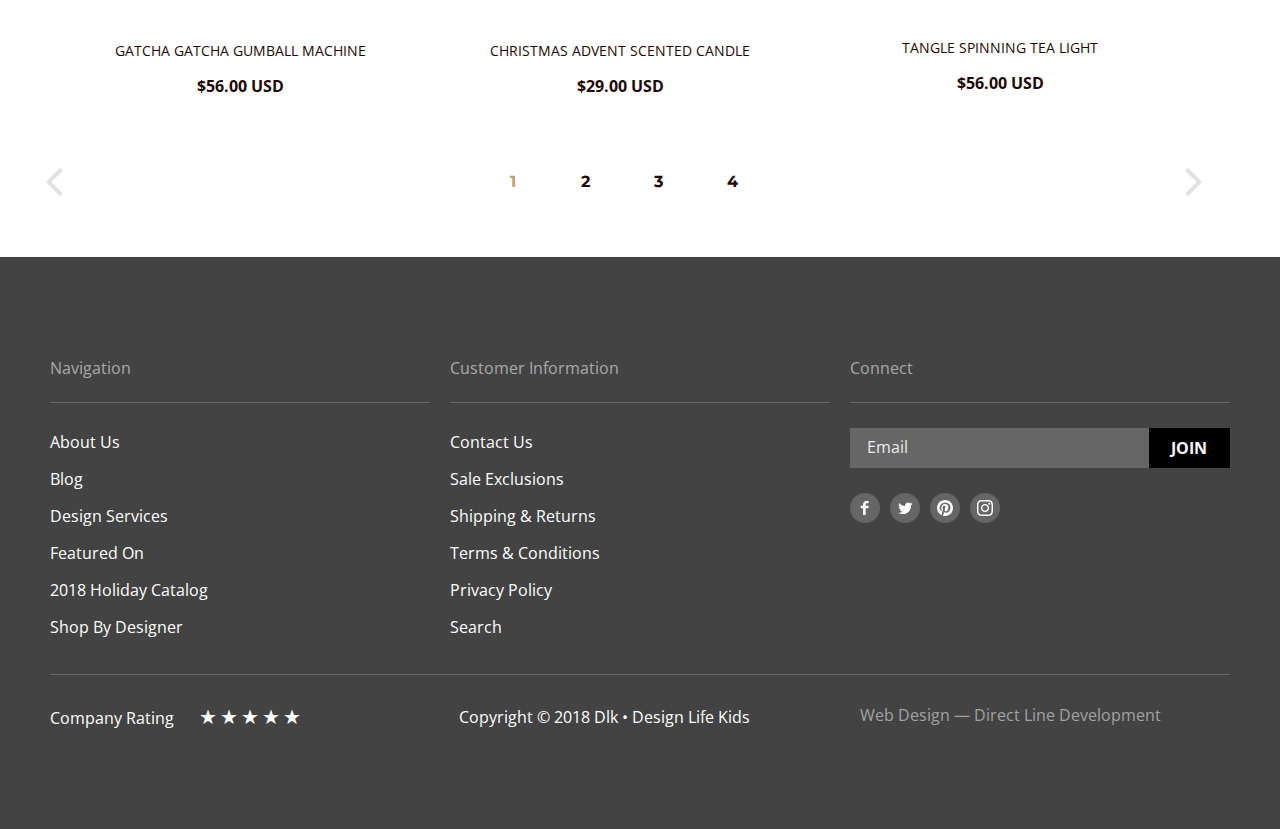
<file: toys.html>
<!DOCTYPE html>
<html lang="en">
<head>
    <meta charset="UTF-8">
    <meta http-equiv="X-UA-Compatible" content="IE=edge">
    <meta name="viewport" content="width=device-width, initial-scale=1.0">
    <link href="../css/common.css" rel="stylesheet" type="text/css">
    <link href="../css/normalize.css" rel="stylesheet" type="text/css">
    <link href="../css/toys.css" rel="stylesheet" type="text/css">
    <link rel="preconnect" href="https://fonts.googleapis.com">
    <link rel="preconnect" href="https://fonts.gstatic.com" crossorigin>
    <link href="https://fonts.googleapis.com/css2?family=Crimson+Text:ital,wght@0,400;0,700;1,400;1,700&family=Montserrat:wght@400;700&family=Open+Sans:wght@400;700&display=swap" rel="stylesheet">
    <title>Toys</title>
</head>
<body>
    <header class="container header">
        <a href="index.html">
            <img src="./image/logo.png" alt="logo" width="101" height="52" class="logo">
        </a>
        <ul class="header_list">
            <li class="header_list-item"><a href="blog.html">BLOG</a></li>
            <li class="header_list-item"><a href="catalog.html">CATALOG</a></li>
            <li class="header_list-item"><a href="#">ABOUT US</a></li>
        </ul>
        <ul class="header_contact">
            <li class="header_contact-item header_contact-search"><a href="#"><img src="./image/lupa.png" alt="search" width="18" height="18" class="search"></a></li>
            <li class="header_contact-item"><a href="contact.html">CONTACT US</a></li>
        </ul>
    </header>
    <main>
        <div class="container sub__header ">
            <h1>Toy for kids</h1>
            <ul class="breadcrumps">
                <li class="breadcrumps__item"><a href="index.html"><p class="breadcrumps__item-text breadcrumps__item-home">Home</p></a></li>
                <li class="breadcrumps__item"><a href="catalog.html"><p class="breadcrumps__item-text breadcrumps__item-catalog">Catalog</p></a></li>
                <li class="breadcrumps__item"><a href="toys.html"><p class="breadcrumps__item-text breadcrumps__item-toys">Toys</p></a></li>
            </ul>
        </div>
        <div class="for__bg__forms">
        <div class="container forms">
            <div>
                <div class="range__form">
                <p class="cost">Cost</p>
                <input type="range" min="0" max="500" step="1" value="110">
                <ul class="range__subnumber">
                    <li class="zero">0</li>
                    <li>500</li>
                </ul>
                </div>
            </div>
            <div class="colors__checkboxes">
                <p>Color</p>
                <ul>
                    <li class="black__check">
                        <input type="checkbox" class="custom-checkbox" id="black" name="black" value="yes">
                        <label for="black" class="consent-text">Black</label>
                    </li>
                    <li class="blue__check">
                        <input type="checkbox" class="custom-checkbox" id="blue" name="blue" value="yes">
                        <label for="blue" class="consent-text">Blue</label>
                    </li>
                    <li class="green__check">
                        <input type="checkbox" class="custom-checkbox" id="green" name="green" value="yes">
                        <label for="green" class="consent-text">Green</label>
                    </li>
                    <li class="white__check">
                        <input type="checkbox" class="custom-checkbox" id="white" name="white" value="yes">
                        <label for="white" class="consent-text">White</label>
                    </li>
                </ul>
            </div>
            <div class="delivery__radios">
                <p>Delivery</p>
                <ul>
                    <li class="free-shipping">
                        <input type="radio" class="custom-radio" name="selector" id="selector-1" value="free">
                        <label for="selector-1">Free shipping</label> 
                    </li>
                    <li class="fast-shipping">
                        <input type="radio" class="custom-radio" name="selector" id="selector-2" value="fast">
                        <label for="selector-2">Fast shipping</label>
                    </li>
                </ul>
            </div>
            <div class="amount__radios">
                <p>Amount</p>
                <ul>
                    <li class="form_radio_btn">
                        <input id="radio-1" type="radio" name="radio" value="1">
	                    <label for="radio-1">0-5</label>
                    </li>
                    <li class="form_radio_btn-different">
                        <input id="radio-2" type="radio" name="radio" value="2">
	                    <label for="radio-2">10-20</label>
                    </li>
                    <li class="form_radio_btn-different">
                        <input id="radio-3" type="radio" name="radio" value="3">
	                    <label for="radio-3">20-50</label>
                    </li>
                </ul>
            </div>
            <div>
                <button type="button" class="btn apply-btn__toys">APPLY</button>
            </div>
        </div>
        </div>
        <div class="container">
                <ul class="toys__catalog">
                    <li class="first__position">
                        <div class="shark__position">
                        <a href="#"><img src="../image/sharky.png" alt=""></a>
                        <div class="shark__more"><a href="#"><span>Learn More</span></a></div>
                        </div>
                        <a href="#"><h6>SHARKY BEAN BAG CHAIR COVER</h6></a>
                        <a href="#"><p>$60.00 USD</p></a>
                    </li>
                    <li class="second__position">
                        <div class="brass__position">
                        <a href="#"><img src="../image/brassdeco.png" alt=""></a>
                        <div class="brass__more"><a href="#"><span>Learn More</span></a></div>
                        </div>
                        <a href="#"><h6>BRASS DECO FRAMES</h6></a>
                        <a href="#"><p>$66.00 USD</p></a>
                    </li>
                    <li class="third__position">
                        <div class="cibo__position">
                        <a href="#"><img src="../image/cibo.png" alt=""></a>
                        <div class="cibo__more"><a href="#"><span>Learn More</span></a></div>
                        </div>
                        <a href="#"><h6>CIBO FULL APRON</h6></a>
                        <a href="#"><p>$66.00 USD</p></a>
                    </li>
                    <li class="fourth__position">
                        <div class="gatcha__position">
                        <a href="#"><img src="../image/gatcha.png" alt=""></a>
                        <div class="gatcha__more"><a href="#"><span>Learn More</span></a></div>
                        </div>
                        <a href="#"><h6>GATCHA GATCHA GUMBALL MACHINE</h6></a>
                        <a href="#"><p>$56.00 USD</p></a>
                    </li>
                    <li class="fifth__position">
                        <div class="christmas__position">
                        <a href="#"><img src="../image/advent.png" alt=""></a>
                        <div class="christmas__more"><a href="#"><span>Learn More</span></a></div>
                        </div>
                        <a href="#"><h6>CHRISTMAS ADVENT SCENTED CANDLE</h6></a>
                        <a href="#"><p>$29.00 USD</p></a>
                    </li>
                    <li class="sixth__position">
                        <div class="tangle__position">
                        <a href="#"><img src="../image/tangle.png" alt=""></a>
                        <div class="tangle__more"><a href="#"><span>Learn More</span></a></div>
                        </div>
                        <a href="#"><h6>TANGLE SPINNING TEA LIGHT</h6></a>
                        <a href="#"><p>$56.00 USD</p></a>
                    </li>
                </ul>
        </div>
        <div class="container pages__nam">
            <a href="catalog.html"><i class="left"></i></a>
            <ul class="four__pages">
                <li class="first__page"><a href="index.html" class="first__page__hint">1</a></li>
                <li class="second__page"><a href="catalog.html">2</a></li>
                <li class="third__page"><a href="toys.html">3</a></li>
                <li class="fourth__page"><a href="blog.html">4</a></li>
            </ul>
            <a href="blog.html"><i class="right"></i></a>
        </div>
    </main>
    <footer>
        <div class="container">
            <div class="row">
                <div class="first-column">
                  <h4>Navigation</h4>
                  <hr>
                  <ul class="list-unstyled1">
                    <li class="itemlist1"><a href="#">About Us</a></li>
                    <li class="itemlist1"><a href="blog.html">Blog</a></li>
                    <li class="itemlist1"><a href="#">Design Services</a></li>
                    <li class="itemlist1"><a href="#">Featured On</a></li>
                    <li class="itemlist1"><a href="#">2018 Holiday Catalog</a></li>
                    <li class="last1"><a href="#">Shop By Designer</a></li>
                  </ul>
                </div>
                <div class="second-column">
                  <h4>Customer Information</h4>
                  <hr>
                  <ul class="list-unstyled2">
                    <li class="itemlist2"><a href="contact.html">Contact Us</a></li>
                    <li class="itemlist2"><a href="#">Sale Exclusions</a></li>
                    <li class="itemlist2"><a href="#">Shipping & Returns</a></li>
                    <li class="itemlist2"><a href="#">Terms & Conditions</a></li>
                    <li class="itemlist2"><a href="#">Privacy Policy</a></li>
                    <li class="last2"><a href="#">Search</a></li>
                  </ul>
                </div>
                <div class="third-column">
                  <h4>Connect</h4>
                  <hr>
                  <ul>
                    <li class="email-item">
                      <input type="email" class="form-control"  placeholder="Email">
                      <button class="btn last-btn" type="button"><span class="last-btn-join">JOIN</span></button>
                    </li>
                  </ul>
                  <ul class="list-unstyled3">
                    <li class="socialmediia">
                      <a href="https://www.facebook.com" class="img-facebook"><img src="./image/facebook.svg" alt="facebook"></a>
                    </li>
                    <li class="socialmediia">
                      <a href="https://www.twitter.com"><img src="./image/twitter.svg" alt="twitter"></a>
                    </li>
                    <li class="socialmediia">
                      <a href="https://ru.pinterest.com"><img src="./image/pinterest.svg" alt="pinterest"></a>
                    </li>
                    <li class="socialmediia">
                      <a href="https://www.instagram.com"><img src="./image/instagram.svg" alt="instagram"></a>
                    </li>
                  </ul>
                </div>
            </div>
            <div class="footer-of-footer">
              <hr>
              <ul class="rating" data-total-value="0">
                <li class="rating__item" data-item-value="5">★</li>
                <li class="rating__item" data-item-value="4">★</li>
                <li class="rating__item" data-item-value="3">★</li>
                <li class="rating__item" data-item-value="2">★</li>
                <li class="rating__item" data-item-value="1">★</li>
                <li class="company-rating rating__item">Company Rating</li>
              </ul>
              <h4 class="copyright">Copyright © 2018 Dlk • Design Life Kids</h4>
              <h4 class="web-design"><a href="#">Web Design — Direct Line Development</a></h4>
            </div>
        </div>
    </footer>    <script src="../js/range.js"></script>
    <script src="../js/stars.js"></script>
</body>
</html>
</file>
<file: css/common.css>
* {
  box-sizing: border-box;
}

a {
  text-decoration: none;
  color: #333333;
}

.container {
  max-width: 1180px;
  margin: 0 auto;
  position: relative;
}

ul {
  margin: 0;
  padding: 0;  
}

li {
  list-style-type: none;
  margin: 0;
  padding: 0;
}

.btn {
  border: 0;
  background: #000000;
  display: flex;
  flex-direction: row;
  align-items: center;
  padding: 9px 22px;
  gap: 10px;
  text-align: center;
  cursor: pointer;
  outline: none;
}

.btn:hover {
  border: 0;
  display: flex;
  flex-direction: row;
  align-items: center;
  padding: 9px 22px;
  gap: 10px;
  text-align: center;
  cursor: pointer;
  background: #C29974;
  outline: none;
}

.btn:active {
  display: flex;
  flex-direction: row;
  align-items: center;
  padding: 9px 22px;
  gap: 10px;
  text-align: center;
  cursor: pointer;
  background: #C29974;
  opacity: 0.5;
  outline: none;
}

.btn:disabled {
  display: flex;
  flex-direction: row;
  align-items: center;
  padding: 9px 22px;
  gap: 10px;
  text-align: center;
  cursor: pointer;
  background: #C7C1C1;
  outline: none;
}


.header {
  display: flex;
  align-items: center;
  margin-top: 50px;
  margin-bottom: 40px;
}

.header_list {
  display: flex;
  margin-right: auto;
}

.header_contact {
  display: flex;
  align-items: center;
}

.logo {
  margin-right: 60.05px;
}

.search {
  margin-top: 5px;
}

.logo:hover {
  text-decoration: none;
  filter: alpha(Opacity=50);
  -moz-opacity: 0.5;
  -khtml-opacity: 0.5;
  opacity: 0.5;
}

.logo:active {
  text-decoration: none;
  filter: alpha(Opacity=50);
  -moz-opacity: 0.3;
  -khtml-opacity: 0.3;
  opacity: 0.3;
}

.header_list-item {
  margin-right: 20.02px;
  font-family: 'Open Sans';
  font-style: normal;
  font-weight: 400;
  font-size: 14px;
  line-height: 19px;
  text-transform: uppercase;
}

.header_list-item:hover {
  text-decoration: none;
  filter: alpha(Opacity=50);
  -moz-opacity: 0.5;
  -khtml-opacity: 0.5;
  opacity: 0.5;
}

.header_list-item:active {
  text-decoration: none;
  filter: alpha(Opacity=50);
  -moz-opacity: 0.3;
  -khtml-opacity: 0.3;
  opacity: 0.3;
}

.header_contact-search {
  margin-right: 23.48px;
}

.header_contact-item {
  font-family: 'Open Sans';
  font-style: normal;
  font-weight: 700;
  font-size: 14px;
  line-height: 19px;
  text-transform: uppercase;
}

.header_contact-item:hover {
  text-decoration: none;
  filter: alpha(Opacity=50);
  -moz-opacity: 0.5;
  -khtml-opacity: 0.5;
  opacity: 0.5;
}

.header_contact-item:active {
  text-decoration: none;
  filter: alpha(Opacity=50);
  -moz-opacity: 0.3;
  -khtml-opacity: 0.3;
  opacity: 0.3;
}





footer {
  background-color: #434343;
}

.row {
  display: flex;
  flex-wrap: nowrap;
}

.first-column {
  margin-right: 20px;
  display: flex;
  flex-direction: column;
}

.second-column {
  margin-right: 20px ;
}

.btn {
  display: flex;
  flex-direction: row;
  align-items: center;
  padding: 9px 22px;
  gap: 10px;
 
}

.form-control {
  width: 299px;
  height: 40px;
  background: #666666;
  border: none;
  outline: none;
}

.form-control:hover {
  width: 299px;
  height: 40px;
  background: #666666;
  border: none;
  outline: none;
}

.form-control:focus {
  width: 299px;
  height: 40px;
  background: #666666;
  border: none;
  outline: none;
}

.email-item {
  display: flex;
  margin-bottom: 25px;
}


.first-column > h4 {
  font-family: 'Open Sans';
  font-style: normal;
  font-weight: 400;
  font-size: 16px;
  line-height: 22px;
  color: #AAAAAA;
  margin-top: 100px;
}

.first-column > hr {
    border: none; 
    background-color: #666666;
    color: #666666; 
    height: 1px; 
    width: 380px;
    margin: 2px 0 28px 0;
}

.itemlist1> a {
  font-family: 'Open Sans';
  font-style: normal;
  font-weight: 400;
  font-size: 16px;
  line-height: 22px;
  color: #FFFFFF;
}

.itemlist1 {
  margin-bottom: 15px;
}

.last1 {
  margin-bottom: 28px;
}

.last1 > a {
  font-family: 'Open Sans';
  font-style: normal;
  font-weight: 400;
  font-size: 16px;
  line-height: 22px;
  color: #FFFFFF;
}

.list-unstyled1 > li > a:hover {
  opacity: 0.5;
}

.list-unstyled1 > li > a:active {
  opacity: 0.2;
}




.second-column > h4 {
  font-family: 'Open Sans';
  font-style: normal;
  font-weight: 400;
  font-size: 16px;
  line-height: 22px;
  color: #AAAAAA;
  margin-top: 100px;
}

.second-column > hr {
  border: none; 
  background-color: #666666;
  color: #666666; 
  height: 1px; 
  width: 380px;
  margin: 23px 0 28px 0;
}

.itemlist2 > a {
  font-family: 'Open Sans';
  font-style: normal;
  font-weight: 400;
  font-size: 16px;
  line-height: 22px;
  color: #FFFFFF;
}

.itemlist2 {
  margin-bottom: 15px;
}

.last2 {
  margin-bottom: 28px;
}

.last2 > a {
  font-family: 'Open Sans';
  font-style: normal;
  font-weight: 400;
  font-size: 16px;
  line-height: 22px;
  color: #FFFFFF;
}

.list-unstyled2 > li > a:hover {
  opacity: 0.5;
}

.list-unstyled2 > li > a:active {
  opacity: 0.2;
}




.third-column > h4 {
  font-family: 'Open Sans';
  font-style: normal;
  font-weight: 400;
  font-size: 16px;
  line-height: 22px;
  color: #AAAAAA;
  margin-top: 100px;
}

.third-column > hr {
  border: none; 
  background-color: #666666; 
  color: #666666; 
  height: 1px; 
  width: 380px;
  margin: 23px 0 25px 0;
}

.socialmediia {
  margin-right: 10px;
  
}

.list-unstyled3 {
  display: flex;
}

.list-unstyled3 > li > a:hover {
  opacity: 0.5;
}

.list-unstyled3 > li > a:active {
  opacity: 0.2;
}


.footer-of-footer > hr {
  border: none; 
  background-color: #666666;
  color: #666666; 
  height: 1px;
  width: 1180px;
  
}

.footer-of-footer {
  display: flex;
  flex-wrap: wrap;
 
}

.rating {
  display: inline-flex;
  flex-direction: row-reverse;
  margin-bottom: 100px;
}

.rating__item {
  font-size: 20px;
  cursor: pointer;
  color: #FFFFFF;
  transition: .2s;
  display: flex;
  align-items: center;
  margin-right: 3px;
  margin-top: 23px;
}

.rating__item:hover,
.rating__item:hover ~ .rating__item {
  color: #836E5B;
}

.rating[data-total-value="1"] .rating__item:nth-child(n + 5),
.rating[data-total-value="2"] .rating__item:nth-child(n + 4),
.rating[data-total-value="3"] .rating__item:nth-child(n + 3),
.rating[data-total-value="4"] .rating__item:nth-child(n + 2),
.rating[data-total-value="5"] .rating__item:nth-child(n + 1) {
  color: #C29974;
}

.company-rating {
  font-family: 'Open Sans';
  font-style: normal;
  font-weight: 400;
  font-size: 16px;
  line-height: 22px;
  display: flex;
  align-items: center;
  color: #FFFFFF;
  margin-right: 25px;
  margin-top: 23px;
}

.copyright {
  font-family: 'Open Sans';
  font-style: normal;
  font-weight: 400;
  font-size: 16px;
  line-height: 22px;
  color: #FFFFFF;
  margin: 23px 110px 100px 155px;
}

.web-design > a {
  font-family: 'Open Sans';
  font-style: normal;
  font-weight: 400;
  font-size: 16px;
  line-height: 22px;
  color: #A2A2A2;
  margin: 23px 0px 100px 0px;
}

.web-design > a:hover {
  text-decoration-line: underline;
  color: #FFFFFF;
}

.web-design > a:active {
  text-decoration-line: underline;
  color: #FFFFFF;
}

.last-btn {
  width: 81px;
  height: 40px;
}

.last-btn-join {
  font-family: 'Open Sans';
  font-style: normal;
  font-weight: 700;
  font-size: 16px;
  line-height: 22px;
  text-transform: uppercase;
  color: #FFFFFF;

}

.form-control::placeholder {
  font-family: 'Open Sans';
  font-style: normal;
  font-weight: 400;
  font-size: 16px;
  line-height: 22px;
  color: #EBEBEB;
  margin-left: 15px;
}

.form-control {
  text-indent: 15px;
}
</file>
<file: css/style.css>
.banner_wrap {
    display: flex;
}

.handle {
    display: flex;
    flex-direction: column;
    margin-right: 71px;
    margin-top: 10px;
}

.handle_item {
    width: 30px;
    height: 3px;
    background: rgba(30, 6, 6, 0.6);
    margin-bottom: 11px;
    margin-left: 31px;
}

.handle_item-another {
    width: 30px;
    height: 3px;
    background: #D6CAC2;
    margin-bottom: 11px;
    margin-left: 31px;
}

.handle_item-another:hover {
    background: rgba(30, 6, 6, 0.6);
}

.banner {
    background: #EEE4DB;
    margin-top: 129px;
}
.title {
    font-family: 'Montserrat';
    font-style: normal;
    font-weight: 700;
    font-size: 40px;
    line-height: 110%;
    margin-top: 89px;
    margin-bottom: 20px;
    margin-right: 5px;
}

.sub_title {
    font-family: 'Crimson Text';
    font-style: italic;
    font-weight: 400;
    font-size: 20px;
    line-height: 26px;
    margin-bottom: 20px;
}

.explore_now {
    font-family: 'Open Sans';
    font-style: normal;
    font-weight: 700;
    font-size: 16px;
    line-height: 22px;
    color: #FFFFFF;
    margin-bottom: 98px;
    width: 161px;
    outline: none;
}

.explore_now:hover {
    outline: none;
}

.banner_wr > span {
    font-family: 'Montserrat';
    font-style: normal;
    font-weight: 200;
    font-size: 60px;
    line-height: 73px;
    color: rgba(30, 6, 6, 0.05);
    margin-left: 28px;
    margin-top: 17px;
}

.monstr {
    margin-top: -500px;
    margin-left: 320px;
    margin-bottom: -5px;
}

.sub_banner {
    background: #C29974;
    
}

.sub_banner_wrap{
    display: flex;
    align-items: center;
    max-width: 452px;
    margin: 0 auto;
}

.sub_banner_wrap > span {
    font-family: 'Open Sans';
    font-style: normal;
    font-weight: 700;
    font-size: 12px;
    line-height: 16px;
    color: #FFFFFF;
    margin-top: 11px;
    margin-bottom: 11px;
}


.product_list {
    display: flex;
    text-align: center;
}

.products_title {
    font-family: 'Montserrat';
    font-style: normal;
    font-weight: 700;
    font-size: 38px;
    line-height: 46px;
    margin-top: 90px;
    margin-bottom: 30px;
    text-transform: uppercase;
    margin-left: 0px;
}

.product_list li a img {
    font-size: 0;
}


.product_list-item1 {
    background:  #DBE4DB;
    margin-right: 20px;
    width: 280px;
    height: 270px;
}

.first-img:hover ~ .title-first{
    text-decoration: underline;
}

.title-first {
    position: absolute;
    top: 180px;
    left: 75px;
}

.title-first:hover {
    text-decoration: underline;
}

.product_list a {
    font-family: 'Montserrat';
    font-style: normal;
    font-weight: 700;
    font-size: 26px;
    line-height: 32px;
    text-align: center;
    text-transform: uppercase;
    color: #FFFFFF;
    text-shadow: 0px 0px 40px rgba(147, 3, 3, 0.25);
}



.product_list-item2 {
    background:  #EADDD3;
    margin-right: 20px;
    width: 280px;
    height: 270px;
}

.second-img:hover ~ .title-second{
    text-decoration: underline;
}

.title-second {
    position: absolute;
    top: 180px;
    left: 380px;
}

.title-second:hover {
    text-decoration: underline;
}




.product_list-item3 {
    background:  #F8F2DA;
    margin-right: 20px;
    width: 280px;
    height: 270px;
}

.third-img:hover ~ .title-third{
    text-decoration: underline;
}

.title-third {
    position: absolute;
    top: 195px;
    left: 710px;
}

.title-third:hover {
    text-decoration: underline;
}



.product_list-item4 {
    background:  #D5D4E1;
    margin-right: 20px;
    width: 280px;
    height: 270px;
}

.fourth-img:hover ~ .title-fourth{
    text-decoration: underline;
}

.title-fourth {
    position: absolute;
    top: 195px;
    left: 945px;
}

.title-fourth:hover {
    text-decoration: underline;
}

.ps_inf {
    display: flex;

}

.product_subtitle {
    display: flex;
    align-items: center;
    justify-content: space-between;
    
    
    
}


.vector-left-btn {
    border: 0;
    background: rgba(112, 187, 220, 0.2);
    padding: 5px 12px 6px 12px;
    display: flex;
    flex-direction: row;
    align-items: center;
    margin-top: 33px;
    margin-bottom: 94px;
    margin-right: 6px;
    text-align: center;
    cursor: pointer;
}


.vector-right-btn {
    border: 0;
    background: rgba(112, 187, 220, 0.2);
    padding: 5px 12px 6px 12px;
    display: flex;
    flex-direction: row;
    align-items: center;
    margin-top: 33px;
    margin-right: 20px;
    margin-bottom: 90px;
    cursor: pointer;
}


.modern_finds {
    max-width: 580px;
    display: flex;
}

.modern_finds > span {
    margin-top: 30px;
    margin-bottom: 90px;
    font-family: 'Open Sans';
    font-style: normal;
    font-weight: 400;
    font-size: 16px;
    line-height: 22px;
    color: #1E0606;
}


.more_inf-bout {
    display: flex;
}

.bout-text {
    flex-direction: column;
    
}

.first-el-bout > h2 {
    font-family: 'Montserrat';
    font-style: normal;
    font-weight: 700;
    font-size: 38px;
    line-height: 46px;
    text-transform: uppercase;
    color: #1E0606;
    margin-left: 121px;
    margin-bottom: 6px;
}

.second-el-bout > h3 {
    font-family: 'Crimson Text';
    font-style: italic;
    font-weight: 700;
    font-size: 26px;
    line-height: 34px;
    color: #1E0606;
    margin-left: 113px;
    margin-top: 11px;
    margin-bottom: 11px;
    background: rgba(112, 187, 220, 0.2);/* Цвет фона */
    box-shadow: -60px 0px  rgba(112, 187, 220, 0.2);
    padding: 10px;
    width: 262.5px;
}

.third-el-bout > h3 {
    font-family: 'Crimson Text';
    font-style: italic;
    font-weight: 400;
    font-size: 26px;
    line-height: 34px;
    color: #1E0606;
    margin-left: 120px;
    margin-top: 11px;
    margin-bottom: 22px;

}

.fourth-el-bout > h3 {
    font-family: 'Crimson Text';
    font-style: italic;
    font-weight: 400;
    font-size: 26px;
    line-height: 34px;
    color: #1E0606;
    margin-left: 120px;
    margin-bottom: 30px;
}

.first-par > p {
    font-family: 'Open Sans';
    font-style: normal;
    font-weight: 400;
    font-size: 16px;
    line-height: 22px;
    color: #1E0606;
    margin-left: 120px;
    margin-bottom: 15px;
}

.second-par > p {
    font-family: 'Open Sans';
    font-style: normal;
    font-weight: 400;
    font-size: 16px;
    line-height: 22px;
    margin-left: 120px;
    margin-bottom: 26px;
    color: #1E0606;
}

.learn_more {
    font-family: 'Open Sans';
    font-style: normal;
    font-weight: 700;
    font-size: 16px;
    line-height: 22px;
    color: #FFFFFF;
    margin-left: 120px;
    width: 149px;
}

.logos {
    margin-top: 91px;
    display: flex;
    align-items: center;
}

.logos > li {
    margin-right: 127px;
}


.designl {
    padding-bottom: 155px;
}

.designl-items{
    margin-top: 100px;
    
}

.designl-items {
    padding: 30px;
    background: #E1F0F7;
}

.designl-items2 {
    margin-top: 100px;
}

.designl-items2 > li > iframe {
    position: absolute;
    margin-top: 0px;
    margin-bottom: 0px;
    top: 250px;
}

.dl-item1 > h2 {
    position: absolute;
    font-family: 'Montserrat';
    font-style: normal;
    font-weight: 700;
    font-size: 38px;
    line-height: 46px;
    text-transform: uppercase;
    color: #1E0606;
    top: 75px;
    margin-top: 0px;
    margin-bottom: 10px;
}

.dl-item2 > h3 {
    font-family: 'Crimson Text';
    font-style: italic;
    font-weight: 400;
    font-size: 26px;
    line-height: 34px;
    color: #1E0606;
    margin-top: 0px;
    margin-bottom: 10px;
}

.dl-item3 > p {
    font-family: 'Open Sans';
    font-style: normal;
    font-weight: 400;
    font-size: 16px;
    line-height: 22px;
    color: #1E0606;
}

.buy_now {
    font-family: 'Open Sans';
    font-style: normal;
    font-weight: 700;
    font-size: 16px;
    line-height: 22px;
    color: #FFFFFF;
    margin-top: 20px;
    padding: 9px 22px;
}

.groups {
    display: flex;
    justify-content: space-between;
}

.designl-items2  {
    padding: 40px 30px 80px 30px;
    background: #E1F0F7;
}


.main-inf-page {
    display: flex;
}

.popup {
    position: fixed;
    background: rgba(125, 151, 218, 0.8);
    top: 0;
    right: 0;
    left: 0;
    bottom: 0;
    display: none;
}

.open {
    display: block;
}

.popup-form {
    position: absolute;
    top: 115px;
    left: 32%;
    background: #E5EAF8;
    width: 680px;
    padding: 45px 40px;
}

.label-wrapper {
    display: flex;
    flex-direction: column;
}

.input-first-name {
    border: 1px solid rgba(0, 0, 0, 0.2);
    padding: 14px 480px 11px 20px;
}

input:hover {
    background: #FFFFFF;
    border: 1px solid #C29974;
}

input:focus {
    background: #FFFFFF;
    border: 1px solid #C29974;
    outline:none
}

input:disabled {
    background: #FFFFFF;
    border: 1px solid #EBEBEB;
}

.input-first-name::placeholder {
    font-family: 'Open Sans';
    font-style: normal;
    font-weight: 400;
    font-size: 18px;
    line-height: 25px;
    color: #1E0606;
}

.label-wrapper label {
    font-family: 'Open Sans';
    font-style: normal;
    font-weight: 400;
    font-size: 14px;
    line-height: 19px;
    color: #1E0606;
    margin-bottom: 3px;
}

.label-wrapper__for-two-sec {
    display: flex;
}

.wrapper-phone {
    display: flex;
    flex-direction: column;
    margin-top: 20px;
    margin-right: 20px;
}

.wrapper-phone label {
    font-family: 'Open Sans';
    font-style: normal;
    font-weight: 400;
    font-size: 14px;
    line-height: 19px;
    color: #1E0606;
    margin-bottom: 3px;
}

.input-phone {
    border: 1px solid rgba(0, 0, 0, 0.2);
    width: 290px;
    height: 50px;
}

.wrapper-email {
    display: flex;
    flex-direction: column;
    margin-top: 20px;
}

.wrapper-email label {
    font-family: 'Open Sans';
    font-style: normal;
    font-weight: 400;
    font-size: 14px;
    line-height: 19px;
    color: #1E0606;
    margin-bottom: 3px;
}

.input-email {
    border: 1px solid rgba(0, 0, 0, 0.2);
    width: 290px;
    height: 50px;
}

.input-message {
    width: 600px;
    height: 150px;
    resize: none;
    border: 1px solid rgba(0, 0, 0, 0.2);
}

.input-message:hover {
    background: #FFFFFF;
    border: 1px solid #C29974;
}

.input-message:focus {
    background: #FFFFFF;
    border-color: #C29974;
    outline:none
}

.input-message:disabled {
    background: #FFFFFF;
    border: 1px solid #EBEBEB;
}

.label-wrapper-message label {
    font-family: 'Open Sans';
    font-style: normal;
    font-weight: 400;
    font-size: 14px;
    line-height: 19px;
    color: #1E0606;
    margin-bottom: 3px;
}

.label-wrapper-message {
    margin-top: 20px;
    display: flex;
    flex-direction: column;
}

.wrapper-consent {
    display: flex;
    margin-top: 20px;
}

.wrapper-consent label {
    font-family: 'Open Sans';
    font-style: normal;
    font-weight: 400;
    font-size: 14px;
    line-height: 19px;
    color: #1E0606;
}

.custom-checkbox {
    position: absolute;
    z-index: -1;
    opacity: 0;
}

.custom-checkbox+label {
    display: inline-flex;
    align-items: baseline;
    user-select: none;
}
.custom-checkbox+label::before {
    content: '';
    display: inline-block;
    width: 13px;
    height: 13px;
    flex-shrink: 0;
    flex-grow: 0;
    border: 2px solid #C29974;
    border-radius: 3px;
    margin-right: 15px;
    background-repeat: no-repeat;
    background-position: center center;
    background-size: 50% 50%;
}

.custom-checkbox:checked+label::before {
    background-image: url("../images/check.svg");
    background-size: 13px 13px;
    background-position: 2px -2px;
}

.custom-checkbox+label:hover {
    text-decoration-line: underline;
}

.wrapper-consent input[type=checkbox]:checked + label {
    text-decoration-line: underline;
}

.custom-checkbox+label:disabled {
    color: #908484;
}

.submit-end {
    margin-top: 20px;
}

.submit {
    font-family: 'Open Sans';
    font-style: normal;
    font-weight: 700;
    font-size: 16px;
    line-height: 22px;
    display: flex;
    align-items: center;
    text-align: center;
    text-transform: uppercase;
    color: #E1E1E1;
}

.submit:disabled {
    font-family: 'Open Sans';
    font-style: normal;
    font-weight: 700;
    font-size: 16px;
    line-height: 22px;
    display: flex;
    align-items: center;
    text-align: center;
    text-transform: uppercase;
    background: #C1C1C1;
}

.popup-close{
    width: 15px;
    height: 15px;
    cursor: pointer;
}

.popup-close:before,
.popup-close:after {
    content: "";
    position: absolute;
    top: 123px;
    left: 1285px;
    width: 20px;
    height: 3px;
    border-radius: 10px;
    background: #FFFFFF;
}

.popup-close:hover {
    opacity: 0.7;
}

.popup-close:active {
    opacity: 0.4;
}

.popup-close:before {
    webkit-transform: rotate(45deg);
    transform: rotate(45deg);
}

.popup-close:after {
    webkit-transform: rotate(-45deg);
    transform: rotate(-45deg);
}
</file>
<file: css/blog.css>
.blog > h1 {
    font-family: 'Montserrat';
    font-style: normal;
    font-weight: 700;
    font-size: 40px;
    line-height: 49px;
    text-transform: uppercase;
    color: #1E0606;
    margin-top: 60px;
    margin-bottom: 15px;
}

.breadcrumps {
    display: flex;
    gap: 20px;
    margin-bottom: 50px;
}

.breadcrumps__item-home {
    font-family: 'Crimson Text';
    font-style: italic;
    font-weight: 400;
    font-size: 20px;
    line-height: 26px;
    color: #1E0606;
    
}

.breadcrumps__item-blog {
    font-family: 'Crimson Text';
    font-style: italic;
    font-weight: 400;
    font-size: 20px;
    line-height: 26px;
    color: #1E0606;
    opacity: 0.5;
}

.breadcrumps__item-home:last-child:after {
    content: '';
    display: inline-block;
    background-image: url(../image/arr__righ.svg);
    background-repeat: no-repeat;
    width: 8px;
    height: 12px;
    margin-left: 20px;
}



.blogs__items {
    display: flex;
    flex-wrap: wrap;
}

.blog__item__number  {
    font-family: 'Open Sans';
    font-style: normal;
    font-weight: 400;
    font-size: 16px;
    line-height: 22px;
    color: #818181;
    mix-blend-mode: normal;
    margin-top: 20px;
    margin-bottom: 7px;
   
}

.blog__item {
    margin-right: 20px;
    flex-direction: column;
    display: flex;
}

.blog_item3 {
    
    flex-direction: column;
    display: flex;
}

.blog__item1 {
    margin-bottom: 40px;
}

.blogs__items > li > h4 {
    font-family: 'Montserrat';
    font-style: normal;
    font-weight: 700;
    font-size: 24px;
    line-height: 31px;
    color: #1E0606;
    margin-top: 0;
    margin-bottom: 15px;
    
}

.blog__item__inftext {
    font-family: 'Open Sans';
    font-style: normal;
    font-weight: 400;
    font-size: 18px;
    line-height: 25px;
    color: #1E0606;
    margin-top: 0px;
    margin-bottom: 20px;
    
}

.blogs__items li a:hover {
    text-decoration-line: underline;
}

.blogs__items li a:active {
    text-decoration-line: underline;
}




.pages__nam {
    display: flex;
    margin-top: 30px;
    margin-bottom: 60px;
}

.four__pages {
    display: flex;
    margin-left: 460px;
    margin-right: 460px;
    
}

.first__page {
    margin-right: 65px;
}

.second__page {
    margin-right: 64px;
}

.third__page {
    margin-right: 64px;
}

.fourth__page {
    margin-right: 0px;
}

.four__pages > li > .first__page__hint {
    font-family: 'Montserrat';
    font-style: normal;
    font-weight: 700;
    font-size: 16px;
    line-height: 20px;
    text-transform: uppercase;
    color: #C29974;
}

.four__pages > li > a{
    font-family: 'Montserrat';
    font-style: normal;
    font-weight: 700;
    font-size: 16px;
    line-height: 20px;
    text-transform: uppercase;
    color: #1E0606;
}

.four__pages li a:hover {
    color: #AAAAAA;
}

i {
    box-sizing: border-box;
    border: 4px solid rgba(30, 6, 6, 0.12);
    border-width: 0 4px 4px 0;
    display: inline-block;
    padding: 8px;
}

.left:hover {
    box-sizing: border-box;
    border: 4px solid #C29974;
    border-width: 0 4px 4px 0;
    display: inline-block;
    padding: 8px;
}

.left:active {
    box-sizing: border-box;
    border: 4px solid rgba(194, 153, 116, 0.7);
    border-width: 0 4px 4px 0;
    display: inline-block;
    padding: 8px;
}

.left {
    transform: rotate(135deg);
    -webkit-transform: rotate(135deg);
}

.right {
    transform: rotate(-45deg);
    -webkit-transform: rotate(-45deg);
}

.right:hover {
    box-sizing: border-box;
    border: 4px solid #C29974;
    border-width: 0 4px 4px 0;
    display: inline-block;
    padding: 8px;
}

.right:active {
    box-sizing: border-box;
    border: 4px solid rgba(194, 153, 116, 0.7);
    border-width: 0 4px 4px 0;
    display: inline-block;
    padding: 8px;
}
</file>
<file: css/catalog.css>
.category__products > h1 {
    font-family: 'Montserrat';
    font-style: normal;
    font-weight: 700;
    font-size: 40px;
    line-height: 49px;
    text-transform: uppercase;
    color: #1E0606;
    margin-top: 60px;
    margin-bottom: 15px;
}

.breadcrumps {
    display: flex;
    gap: 20px;
    margin-bottom: 50px;
}

.breadcrumps__item-home {
    font-family: 'Crimson Text';
    font-style: italic;
    font-weight: 400;
    font-size: 20px;
    line-height: 26px;
    color: #1E0606;
    
}

.breadcrumps__item-catalog {
    font-family: 'Crimson Text';
    font-style: italic;
    font-weight: 400;
    font-size: 20px;
    line-height: 26px;
    color: #1E0606;
    opacity: 0.5;
}

.breadcrumps__item-home:last-child:after {
    content: '';
    display: inline-block;
    background-image: url(../image/arr__righ.svg);
    background-repeat: no-repeat;
    width: 8px;
    height: 12px;
    margin-left: 20px;
}


.all__products {
    display: flex;
    flex-wrap: wrap;
    text-align: center;
}

.all__products a {
    font-family: 'Montserrat';
    font-style: normal;
    font-weight: 700;
    font-size: 26px;
    line-height: 32px;
    text-align: center;
    text-transform: uppercase;
    color: #FFFFFF;
    text-shadow: 0px 0px 40px rgba(147, 3, 3, 0.25);
}

.all__products li a img {
    font-size: 0;
}


.all__products-item1 {
    background:  #DBE4DB;
    margin-right: 20px;
    margin-bottom: 23px;
    width: 280px;
    height: 270px;
    
}

.first-img:hover ~ .title-first{
    text-decoration: underline;
}

.title-first {
    position: absolute;
    top: 105px;
    left: 75px;
}

.title-first:hover {
    text-decoration: underline;
}



.all__products-item2 {
    background:   #EADDD3;
    margin-right: 20px;
    width: 280px;
    height: 270px;
}

.second-img:hover ~ .title-second{
    text-decoration: underline;
}

.title-second {
    position: absolute;
    top: 105px;
    left: 380px;
}

.title-second:hover {
    text-decoration: underline;
}



.all__products-item3 {
    background:   #F8F2DA;
    margin-right: 300px;
    
    width: 280px;
    height: 270px;
}

.third-img:hover ~ .title-third{
    text-decoration: underline;
}

.title-third {
    position: absolute;
    top: 120px;
    left: 710px;
}

.title-third:hover {
    text-decoration: underline;
}


.all__products-item4 {
    background:  #D5D4E1;;
    margin-right: 20px;
    margin-bottom: 127px;
    margin-left: 200px;
    width: 280px;
    height: 270px;
}

.fourth-img:hover ~ .title-fourth{
    text-decoration: underline;
}

.title-fourth {
    position: absolute;
    top: 415px;
    left: 250px;
}

.title-fourth:hover {
    text-decoration: underline;
}

.all__products-item5 {
    background:  #D5D4E1;;
    margin-right: 20px;
    margin-bottom: 127px;
    width: 280px;
    height: 270px;
}

.fifth-img:hover ~ .title-fifth{
    text-decoration: underline;
}

.title-fifth {
    position: absolute;
    top: 415px;
    left: 605px;
}

.title-fifth:hover {
    text-decoration: underline;
}


.all__products-item6 {
    background:  #D5D4E1;;
    margin-right: 20px;
    margin-bottom: 127px;
    width: 280px;
    height: 270px;
}

.sixth-img:hover ~ .title-sixth{
    text-decoration: underline;
}

.title-sixth {
    position: absolute;
    top: 400px;
    left: 870px;
}

.title-sixth:hover {
    text-decoration: underline;
}

.product__description > h4 {
    font-family: 'Montserrat';
    font-style: normal;
    font-weight: 700;
    font-size: 38px;
    line-height: 46px;
    text-transform: uppercase;
    color: #1E0606;
    margin-left: 190px;
    margin-bottom: 25px;
    margin-bottom: 25px;
}

.product__description {
    display: flex;
    flex-direction: column;
    
    
}

.product__description > p {
    margin-left: 190px;
    font-family: 'Open Sans';
    font-style: normal;
    font-weight: 400;
    font-size: 16px;
    line-height: 22px;
}

.product__description__firstp{
    margin-top: 0;
    margin-bottom: 15px;
}

.product__description__secondp {
    margin-top: 0;
}

.product__description__thirdp {
    margin-top: 0;
    margin-bottom: 55px;
}
</file>
<file: css/contact.css>
.category__products > h1 {
    font-family: 'Montserrat';
    font-style: normal;
    font-weight: 700;
    font-size: 40px;
    line-height: 49px;
    text-transform: uppercase;
    color: #1E0606;
    margin-top: 60px;
    margin-bottom: 15px;
}

.breadcrumps {
    display: flex;
    gap: 20px;
    margin-bottom: 50px;
}

.breadcrumps__item-home {
    font-family: 'Crimson Text';
    font-style: italic;
    font-weight: 400;
    font-size: 20px;
    line-height: 26px;
    color: #1E0606;
    
}

.breadcrumps__item-catalog {
    font-family: 'Crimson Text';
    font-style: italic;
    font-weight: 400;
    font-size: 20px;
    line-height: 26px;
    color: #1E0606;
    opacity: 0.5;
}

.breadcrumps__item-home:last-child:after {
    content: '';
    display: inline-block;
    background-image: url(../image/arr__righ.svg);
    background-repeat: no-repeat;
    width: 8px;
    height: 12px;
    margin-left: 20px;
}

/* popup */

.popup-form {
    background: #E5EAF8;
    width: 680px;
    padding: 45px 40px;
    margin-bottom: 60px;
}

.label-wrapper {
    display: flex;
    flex-direction: column;
}

.input-first-name {
    border: 1px solid rgba(0, 0, 0, 0.2);
    padding: 14px 480px 11px 20px;
}

.input-first-name:hover{
    background: #FFFFFF;
    border: 1px solid #C29974;
}

.input-phone:hover{
    background: #FFFFFF;
    border: 1px solid #C29974;
}

.input-email:hover{
    background: #FFFFFF;
    border: 1px solid #C29974;
}

.input-email:focus {
    background: #FFFFFF;
    border: 1px solid #C29974;
    outline:none
}

.input-phone:focus {
    background: #FFFFFF;
    border: 1px solid #C29974;
    outline:none
}

.input-first-name:focus {
    background: #FFFFFF;
    border: 1px solid #C29974;
    outline:none
}

.input-email:disabled {
    background: #FFFFFF;
    border: 1px solid #EBEBEB;
}

.input-phone:disabled {
    background: #FFFFFF;
    border: 1px solid #EBEBEB;
}

.input-first-name:disabled {
    background: #FFFFFF;
    border: 1px solid #EBEBEB;
}

.input-first-name::placeholder {
    font-family: 'Open Sans';
    font-style: normal;
    font-weight: 400;
    font-size: 18px;
    line-height: 25px;
    color: #1E0606;
}

.label-wrapper label {
    font-family: 'Open Sans';
    font-style: normal;
    font-weight: 400;
    font-size: 14px;
    line-height: 19px;
    color: #1E0606;
    margin-bottom: 3px;
}

.label-wrapper__for-two-sec {
    display: flex;
}

.wrapper-phone {
    display: flex;
    flex-direction: column;
    margin-top: 20px;
    margin-right: 20px;
}

.wrapper-phone label {
    font-family: 'Open Sans';
    font-style: normal;
    font-weight: 400;
    font-size: 14px;
    line-height: 19px;
    color: #1E0606;
    margin-bottom: 3px;
}

.input-phone {
    border: 1px solid rgba(0, 0, 0, 0.2);
    width: 290px;
    height: 50px;
}

.wrapper-email {
    display: flex;
    flex-direction: column;
    margin-top: 20px;
}

.wrapper-email label {
    font-family: 'Open Sans';
    font-style: normal;
    font-weight: 400;
    font-size: 14px;
    line-height: 19px;
    color: #1E0606;
    margin-bottom: 3px;
}

.input-email {
    border: 1px solid rgba(0, 0, 0, 0.2);
    width: 290px;
    height: 50px;
}

.input-message {
    width: 600px;
    height: 150px;
    resize: none;
    border: 1px solid rgba(0, 0, 0, 0.2);
}

.input-message:hover {
    background: #FFFFFF;
    border: 1px solid #C29974;
}

.input-message:focus {
    background: #FFFFFF;
    border-color: #C29974;
    outline:none
}

.input-message:disabled {
    background: #FFFFFF;
    border: 1px solid #EBEBEB;
}

.label-wrapper-message label {
    font-family: 'Open Sans';
    font-style: normal;
    font-weight: 400;
    font-size: 14px;
    line-height: 19px;
    color: #1E0606;
    margin-bottom: 3px;
}

.label-wrapper-message {
    margin-top: 20px;
    display: flex;
    flex-direction: column;
}

.wrapper-consent {
    display: flex;
    margin-top: 20px;
}

.wrapper-consent label {
    font-family: 'Open Sans';
    font-style: normal;
    font-weight: 400;
    font-size: 14px;
    line-height: 19px;
    color: #1E0606;
}

.custom-checkbox {
    position: absolute;
    z-index: -1;
    opacity: 0;
}

.custom-checkbox+label {
    display: inline-flex;
    align-items: baseline;
    user-select: none;
}
.custom-checkbox+label::before {
    content: '';
    display: inline-block;
    width: 13px;
    height: 13px;
    flex-shrink: 0;
    flex-grow: 0;
    border: 2px solid #C29974;
    border-radius: 3px;
    margin-right: 15px;
    background-repeat: no-repeat;
    background-position: center center;
    background-size: 50% 50%;
}

.custom-checkbox:checked+label::before {
    background-image: url("../images/check.svg");
    background-size: 13px 13px;
    background-position: 2px -2px;
}

.custom-checkbox+label:hover {
    text-decoration-line: underline;
}

.wrapper-consent input[type=checkbox]:checked + label {
    text-decoration-line: underline;
}

.custom-checkbox+label:disabled {
    color: #908484;
}

.submit-end {
    margin-top: 20px;
}

.submit {
    font-family: 'Open Sans';
    font-style: normal;
    font-weight: 700;
    font-size: 16px;
    line-height: 22px;
    display: flex;
    align-items: center;
    text-align: center;
    text-transform: uppercase;
    color: #FFFFFF;
}

/* popup */

.main-inf-page {
    display: flex;
}

.text-right-side {
    margin-left: 120px;
}

.text-1 {
    margin-top: 0;
    margin-bottom: 20px;
    font-family: 'Open Sans';
    font-style: normal;
    font-weight: 400;
    font-size: 16px;
    line-height: 22px;
    color: #1E0606;
}

.text-2 {
    margin-top: 0;
    margin-bottom: 20px;
    font-family: 'Open Sans';
    font-style: normal;
    font-weight: 400;
    font-size: 16px;
    line-height: 22px;
    color: #1E0606;
}

.text-3 {
    margin-top: 0;
    font-family: 'Montserrat';
    font-style: normal;
    font-weight: 600;
    font-size: 26px;
    line-height: 34px;
    text-transform: uppercase;
    color: #C29974;
}
</file>
<file: css/toys.css>
.toy > h1 {
    font-family: 'Montserrat';
    font-style: normal;
    font-weight: 700;
    font-size: 40px;
    line-height: 49px;
    text-transform: uppercase;
    color: #1E0606;
    margin-top: 60px;
    margin-bottom: 15px;
}

.breadcrumps {
    display: flex;
    gap: 20px;
    margin-bottom: 50px;
}

.breadcrumps__item-home {
    font-family: 'Crimson Text';
    font-style: italic;
    font-weight: 400;
    font-size: 20px;
    line-height: 26px;
    color: #1E0606;
    
}

.breadcrumps__item-catalog {
    font-family: 'Crimson Text';
    font-style: italic;
    font-weight: 400;
    font-size: 20px;
    line-height: 26px;
    color: #1E0606;
}

.breadcrumps__item-home:last-child:after {
    content: '';
    display: inline-block;
    background-image: url(../image/arr__righ.svg);
    background-repeat: no-repeat;
    width: 8px;
    height: 12px;
    margin-left: 20px;
}

.breadcrumps__item-catalog:last-child:after {
    content: '';
    display: inline-block;
    background-image: url(../image/arr__righ.svg);
    background-repeat: no-repeat;
    width: 8px;
    height: 12px;
    margin-left: 20px;
}

.breadcrumps__item-toys {
    font-family: 'Crimson Text';
    font-style: italic;
    font-weight: 400;
    font-size: 20px;
    line-height: 26px;
    color: #1E0606;
    opacity: 0.5;
}

.sub__header > h1 {
    font-family: 'Montserrat';
    font-style: normal;
    font-weight: 700;
    font-size: 40px;
    line-height: 49px;
    text-transform: uppercase;
    color: #1E0606;
}



.for__bg__forms{
    background: rgba(125, 151, 218, 0.2);
    
}

.forms {
    display: flex;
}


.cost {
    padding-top: 42px;
    font-family: 'Open Sans';
    font-style: normal;
    font-weight: 700;
    font-size: 16px;
    line-height: 22px;
    color: #1E0606;
}

.range__subnumber {
    display: flex;
    margin-top: 6px;
    padding-bottom: 161px;
    font-family: 'Open Sans';
    font-style: normal;
    font-weight: 400;
    font-size: 16px;
    line-height: 22px;
    color: #1E0606;
}

.range__subnumber > li {
    font-family: 'Open Sans';
    font-style: normal;
    font-weight: 400;
    font-size: 16px;
    line-height: 22px;
    color: #1E0606;
}

.zero {
    margin-right: 170px;
}


input[type="range"] {
    -webkit-appearance: none;
    margin-right: 15px;
    width: 200px;
    height: 4px;
    background: rgba(0, 0, 0, 0.5);
    background-image: linear-gradient(#C29974, #C29974);
    background-size: 30% 100%;
    background-repeat: no-repeat;
  }
  
  input[type=range]::-webkit-slider-thumb {
    -webkit-appearance: none;
    height: 25px;
    width: 25px;
    border-radius: 50%;
    cursor: pointer;
    background: white;
    border-radius: 100%;
    border: solid #C29974 8px;
    cursor: pointer;
  }

  input[type="range"]::-webkit-slider-thumb:hover {
    opacity: 0.9;
  }

  input[type=range]::-webkit-slider-runnable-track  {
    -webkit-appearance: none;
    box-shadow: none;
    border: none;
    background: transparent;
  }
  


.colors__checkboxes {
    margin-top: 42px;
    margin-left: 94px;
}

.colors__checkboxes > p {
    margin-bottom: 16px;
    font-family: 'Open Sans';
    font-style: normal;
    font-weight: 700;
    font-size: 16px;
    line-height: 22px;
    color: #1E0606;
}

.colors__checkboxes > ul > li > input {
    width: 19px;
    height: 19px;
    margin-right: 10px;
    margin-bottom: 18px;
}

.colors__checkboxes > ul > li > span {
    font-family: 'Open Sans';
    font-style: normal;
    font-weight: 400;
    font-size: 16px;
    line-height: 22px;
    color: #1E0606;
}

.colors__checkboxes > ul > li {
    display: flex;
}

.custom-checkbox {
    position: absolute;
    z-index: -1;
    opacity: 0;
  }

label {
    font-family: 'Open Sans';
    font-style: normal;
    font-weight: 400;
    font-size: 16px;
    line-height: 22px;
    color: #1E0606;
}

.custom-checkbox+label {
    display: inline-flex;
    align-items: baseline;
    user-select: none;
  }
.custom-checkbox+label::before {
    content: '';
    display: inline-block;
    width: 13px;
    height: 13px;
    flex-shrink: 0;
    flex-grow: 0;
    border: 2px solid #C29974;
    border-radius: 3px;
    margin-right: 10px;
    background-repeat: no-repeat;
    background-position: center center;
    background-size: 50% 50%;
}

.custom-checkbox:checked+label::before {
    background-image: url("../images/check.svg");
    background-size: 13px 13px;
    background-position: 2px -2px;
    background-color: #FFFFFF;
}

.custom-checkbox+label:hover {
    text-decoration-line: underline;
}

.black__check input[type=checkbox]:checked + label {
    text-decoration-line: underline;
}

.blue__check input[type=checkbox]:checked + label {
    text-decoration-line: underline;
}

.green__check input[type=checkbox]:checked + label {
    text-decoration-line: underline;
}

.white__check input[type=checkbox]:checked + label {
    text-decoration-line: underline;
}

.custom-checkbox+label:disabled {
    color: #908484;
}


.black__check {
    margin-bottom: 15px;
}

.blue__check {
    margin-bottom: 15px;
}

.green__check {
    margin-bottom: 15px;
}


.delivery__radios {
    margin-left: 130px;
    margin-top: 42px;
}

.delivery__radios p {
    font-family: 'Open Sans';
    font-style: normal;
    font-weight: 700;
    font-size: 16px;
    line-height: 22px;
    color: #1E0606;
    margin-bottom: 15px;
}

.delivery__radios ul li {
    margin-bottom: 12px;
    display: flex;
}

.custom-radio {
    position: absolute;
    z-index: -1;
    opacity: 0;
  }

label {
    font-family: 'Open Sans';
    font-style: normal;
    font-weight: 400;
    font-size: 16px;
    line-height: 22px;
    color: #1E0606;
}

.custom-radio+label {
    display: inline-flex;
    align-items: baseline;
    user-select: none;
  }
.custom-radio+label::before {
    content: '';
    display: inline-block;
    width: 13px;
    height: 13px;
    flex-shrink: 0;
    flex-grow: 0;
    border: 2px solid #C29974;
    border-radius: 10px;
    margin-right: 10px;
    background-repeat: no-repeat;
    background-position: center center;
    background-size: 50% 50%;
}

.custom-radio:checked+label::before {
    background-image: url("../images/Ellipse.svg");
    background-size: 9px 9px;
    background-position: 2px 1.5px; 
}

.free-shipping input[type=radio]:checked + label {
    text-decoration-line: underline;
}

.fast-shipping input[type=radio]:checked + label {
    text-decoration-line: underline;
}

.free-shipping input[type=radio]:hover + label {
    text-decoration-line: underline;
}

.fast-shipping input[type=radio]:hover + label {
    text-decoration-line: underline;
}

.custom-radio+label:disabled {
    color: #908484;
}


 .amount__radios {
    margin-left: 70px;
    margin-top: 42px;
}

.amount__radios p {
    font-family: 'Open Sans';
    font-style: normal;
    font-weight: 700;
    font-size: 16px;
    line-height: 22px;
    color: #1E0606;
    margin-bottom: 15px;
}

.amount__radios ul {
    display: flex;
    
}

.form_radio_btn {
	display: inline-block;
	
}

.form_radio_btn input[type=radio] {
	display: none;
}

.form_radio_btn label {
	display: inline-block;
	cursor: pointer;
	padding: 7px 28px;
	line-height: 22px;
	user-select: none;
    background: #FFFFFF;
}

.form_radio_btn-different label {
	display: inline-block;
	cursor: pointer;
	padding: 7px 19px;
	line-height: 22px;
	user-select: none;
    background: #FFFFFF;
}

.form_radio_btn-different {
	display: inline-block;
	
}

.form_radio_btn-different input[type=radio] {
	display: none;
}

.form_radio_btn input[type=radio]:checked + label {
	background: #F3D0DB;
}

.form_radio_btn-different input[type=radio]:checked + label {
	background: #F3D0DB;
}

.form_radio_btn label:hover {
	background: #EDDEEB;
}

.form_radio_btn-different label:hover {
	background: #EDDEEB;
}

.apply-btn__toys {
    margin-top: 96px;
    margin-left: 60px;
    font-family: 'Open Sans';
    font-style: normal;
    font-weight: 700;
    font-size: 16px;
    line-height: 22px;
    display: flex;
    align-items: center;
    text-align: center;
    text-transform: uppercase;
    color: #FFFFFF;
    padding: 9px 22px;
}


.toys__catalog {
    display: flex;
    flex-wrap: wrap;
    margin-top: 60px;
}


.shark__more {
    position: absolute;
    top: 170px;
    left: 90px;
    opacity: 0.9;
    visibility: hidden;  
}

.shark__more:active {
    opacity: 0.67;
}

.shark__more a {
    font-family: 'Montserrat';
    font-style: normal;
    font-weight: 700;
    font-size: 26px;
    line-height: 29px;
    text-align: center;
    text-transform: uppercase;
    color: #1E0606;
    text-shadow: 0px 0px 40px rgba(147, 3, 3, 0.25);
    padding: 82px 12px 96px 11px;
    background: #E5EAF8;
}

.shark__position:hover .shark__more {
    visibility: visible;
}

.first__position h6 {
    font-family: 'Open Sans';
    font-style: normal;
    font-weight: 400;
    font-size: 14px;
    line-height: 19px;
    text-align: center;
    color: #1E0606;
    margin-top: 30px;
    margin-bottom: 15px;
}


.first__position p {
    font-family: 'Open Sans';
    font-style: normal;
    font-weight: 700;
    font-size: 16px;
    line-height: 22px;
    text-align: center;
    color: #1E0606;
    margin-top: 0;
    margin-bottom: 25px;
}


.brass__more {
    position: absolute;
    top: 170px;
    left: 465px;
    opacity: 0.9;
    visibility: hidden;  
}

.brass__more:active {
    opacity: 0.67;
}

.brass__more a {
    font-family: 'Montserrat';
    font-style: normal;
    font-weight: 700;
    font-size: 26px;
    line-height: 29px;
    text-align: center;
    text-transform: uppercase;
    color: #1E0606;
    text-shadow: 0px 0px 40px rgba(147, 3, 3, 0.25);
    padding: 82px 12px 96px 11px;
    background: #E5EAF8;
}

.brass__position:hover .brass__more {
    visibility: visible;
}

.second__position h6 {
    font-family: 'Open Sans';
    font-style: normal;
    font-weight: 400;
    font-size: 14px;
    line-height: 19px;
    text-align: center;
    color: #1E0606;
    margin-top: 30px;
    margin-bottom: 15px;
}


.second__position p {
    font-family: 'Open Sans';
    font-style: normal;
    font-weight: 700;
    font-size: 16px;
    line-height: 22px;
    text-align: center;
    color: #1E0606;
    margin-top: 0;
    margin-bottom: 25px;
}


.cibo__more {
    position: absolute;
    top: 170px;
    left: 850px;
    opacity: 0.9;
    visibility: hidden;  
}

.cibo__more:active {
    opacity: 0.67;
}

.cibo__more a {
    font-family: 'Montserrat';
    font-style: normal;
    font-weight: 700;
    font-size: 26px;
    line-height: 29px;
    text-align: center;
    text-transform: uppercase;
    color: #1E0606;
    text-shadow: 0px 0px 40px rgba(147, 3, 3, 0.25);
    padding: 82px 12px 96px 11px;
    background: #E5EAF8;
}

.cibo__position:hover .cibo__more {
    visibility: visible;
}


.third__position h6 {
    font-family: 'Open Sans';
    font-style: normal;
    font-weight: 400;
    font-size: 14px;
    line-height: 19px;
    text-align: center;
    color: #1E0606;
    margin-top: 30px;
    margin-bottom: 15px;
}


.third__position p {
    font-family: 'Open Sans';
    font-style: normal;
    font-weight: 700;
    font-size: 16px;
    line-height: 22px;
    text-align: center;
    color: #1E0606;
    margin-top: 0;
    margin-bottom: 25px;
}


.gatcha__more {
    position: absolute;
    top: 700px;
    left: 90px;
    opacity: 0.9;
    visibility: hidden;
}

.gatcha__more:active {
    opacity: 0.67;
}

.gatcha__more a {
    font-family: 'Montserrat';
    font-style: normal;
    font-weight: 700;
    font-size: 26px;
    line-height: 29px;
    text-align: center;
    text-transform: uppercase;
    color: #1E0606;
    text-shadow: 0px 0px 40px rgba(147, 3, 3, 0.25);
    padding: 82px 12px 96px 11px;
    background: #E5EAF8;
}

.gatcha__position:hover .gatcha__more {
    visibility: visible;
}

.fourth__position {
    margin-top: 20px;
}

.fourth__position h6 {
    font-family: 'Open Sans';
    font-style: normal;
    font-weight: 400;
    font-size: 14px;
    line-height: 19px;
    text-align: center;
    color: #1E0606;
    margin-top: 30px;
    margin-bottom: 15px;
}


.fourth__position p {
    font-family: 'Open Sans';
    font-style: normal;
    font-weight: 700;
    font-size: 16px;
    line-height: 22px;
    text-align: center;
    color: #1E0606;
    margin-top: 0;
    margin-bottom: 25px;
}



.christmas__more {
    position: absolute;
    top: 700px;
    left: 465px;
    opacity: 0.9;
    visibility: hidden;
}

.christmas__more:active {
    opacity: 0.67;
}

.christmas__more a {
    font-family: 'Montserrat';
    font-style: normal;
    font-weight: 700;
    font-size: 26px;
    line-height: 29px;
    text-align: center;
    text-transform: uppercase;
    color: #1E0606;
    text-shadow: 0px 0px 40px rgba(147, 3, 3, 0.25);
    padding: 82px 12px 96px 11px;
    background: #E5EAF8;
}

.christmas__position:hover .christmas__more {
    visibility: visible;
}


.fifth__position {
    margin-top: 20px;
}

.fifth__position h6 {
    font-family: 'Open Sans';
    font-style: normal;
    font-weight: 400;
    font-size: 14px;
    line-height: 19px;
    text-align: center;
    color: #1E0606;
    margin-top: 30px;
    margin-bottom: 15px;
}


.fifth__position p {
    font-family: 'Open Sans';
    font-style: normal;
    font-weight: 700;
    font-size: 16px;
    line-height: 22px;
    text-align: center;
    color: #1E0606;
    margin-top: 0;
    margin-bottom: 25px;
}



.tangle__more {
    position: absolute;
    top: 700px;
    left: 850px;
    opacity: 0.9;
    visibility: hidden; 
}

.tangle__more:active {
    opacity: 0.67;
}

.tangle__more a {
    font-family: 'Montserrat';
    font-style: normal;
    font-weight: 700;
    font-size: 26px;
    line-height: 29px;
    text-align: center;
    text-transform: uppercase;
    color: #1E0606;
    text-shadow: 0px 0px 40px rgba(147, 3, 3, 0.25);
    padding: 82px 12px 96px 11px;
    background: #E5EAF8;
}

.tangle__position:hover .tangle__more {
    visibility: visible;
}



.sixth__position {
    margin-top: 20px;
}

.sixth__position h6 {
    font-family: 'Open Sans';
    font-style: normal;
    font-weight: 400;
    font-size: 14px;
    line-height: 19px;
    text-align: center;
    color: #1E0606;
    margin-top: 30px;
    margin-bottom: 15px;
}


.sixth__position p {
    font-family: 'Open Sans';
    font-style: normal;
    font-weight: 700;
    font-size: 16px;
    line-height: 22px;
    text-align: center;
    color: #1E0606;
    margin-top: 0;
    margin-bottom: 25px;
}


.pages__nam {
    display: flex;
    margin-top: 50px;
    margin-bottom: 60px;
}

.four__pages {
    display: flex;
    margin-left: 440px;
    margin-right: 440px;
    
}

.first__page {
    margin-right: 65px;
}

.second__page {
    margin-right: 64px;
}

.third__page {
    margin-right: 64px;
}

.fourth__page {
    margin-right: 0px;
}

.four__pages > li > .first__page__hint {
    font-family: 'Montserrat';
    font-style: normal;
    font-weight: 700;
    font-size: 16px;
    line-height: 20px;
    text-transform: uppercase;
    color: #C29974;
}

.four__pages > li > a{
    font-family: 'Montserrat';
    font-style: normal;
    font-weight: 700;
    font-size: 16px;
    line-height: 20px;
    text-transform: uppercase;
    color: #1E0606;
}

.four__pages li a:hover {
    color: #AAAAAA;
}

i {
    box-sizing: border-box;
    border: 4px solid rgba(30, 6, 6, 0.12);
    border-width: 0 4px 4px 0;
    display: inline-block;
    padding: 8px;
}

.left:hover {
    box-sizing: border-box;
    border: 4px solid #C29974;
    border-width: 0 4px 4px 0;
    display: inline-block;
    padding: 8px;
}

.left:active {
    box-sizing: border-box;
    border: 4px solid rgba(194, 153, 116, 0.7);
    border-width: 0 4px 4px 0;
    display: inline-block;
    padding: 8px;
}

.left {
    transform: rotate(135deg);
    -webkit-transform: rotate(135deg);
}

.right {
    transform: rotate(-45deg);
    -webkit-transform: rotate(-45deg);
}

.right:hover {
    box-sizing: border-box;
    border: 4px solid #C29974;
    border-width: 0 4px 4px 0;
    display: inline-block;
    padding: 8px;
}

.right:active {
    box-sizing: border-box;
    border: 4px solid rgba(194, 153, 116, 0.7);
    border-width: 0 4px 4px 0;
    display: inline-block;
    padding: 8px;
}
</file>
